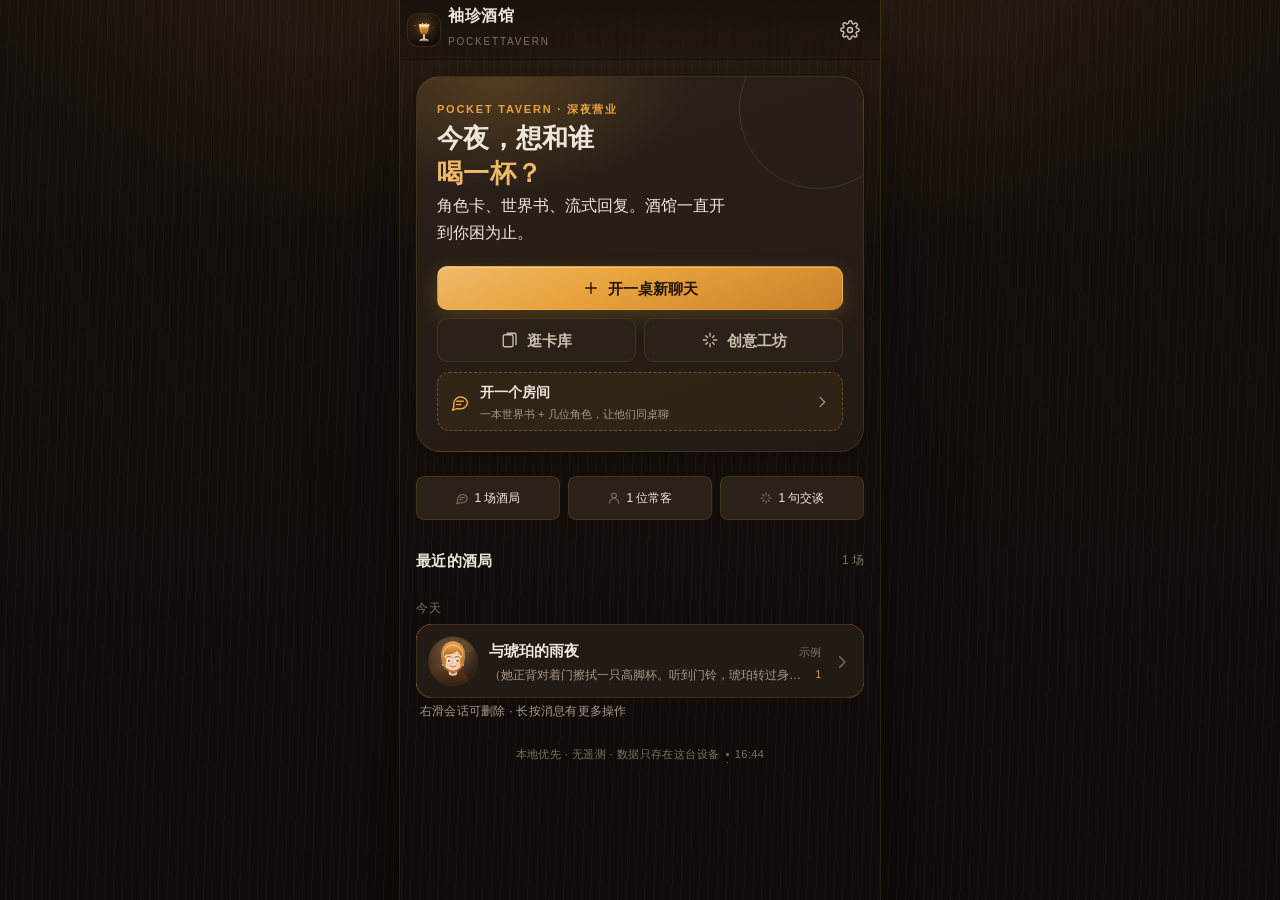
<file: index.html>
<!doctype html>
<html lang="zh-CN" data-theme="dark">
  <head>
    <meta charset="utf-8" />
    <meta name="viewport" content="width=device-width, initial-scale=1, viewport-fit=cover, maximum-scale=1" />
    <title>袖珍酒馆 · PocketTavern</title>
    <meta name="description" content="口袋里的 SillyTavern：角色卡、世界书、流式聊天与插件，全部留在本机。" />
    <meta name="theme-color" content="#17110D" />
    <meta name="color-scheme" content="dark light" />
    <meta name="format-detection" content="telephone=no" />
    <meta name="mobile-web-app-capable" content="yes" />
    <meta name="apple-mobile-web-app-capable" content="yes" />
    <meta name="apple-mobile-web-app-status-bar-style" content="black-translucent" />
    <meta name="apple-mobile-web-app-title" content="袖珍酒馆" />
    <link rel="manifest" href="manifest.webmanifest" />
    <link rel="icon" type="image/png" sizes="32x32" href="icons/favicon-32.png" />
    <link rel="icon" type="image/png" sizes="192x192" href="icons/icon-192.png" />
    <link rel="apple-touch-icon" sizes="180x180" href="icons/apple-touch-icon.png" />
    <link rel="stylesheet" href="src/styles/app.css" />
  </head>
  <body>
    <div id="boot-screen" class="boot-screen" role="status" aria-live="polite">
      <div class="boot-screen__glow" aria-hidden="true"></div>
      <div class="boot-screen__inner">
        <img class="boot-screen__logo" src="icons/logo.svg" alt="" width="132" height="132" />
        <p class="boot-screen__eyebrow">POCKET TAVERN</p>
        <h1 class="boot-screen__title">袖珍酒馆</h1>
        <div class="boot-screen__bar"><span class="boot-screen__fill"></span></div>
        <p class="boot-screen__label">斟酒中…</p>
        <p class="boot-screen__fine">内容只留在这台设备上 · 无遥测</p>
      </div>
    </div>

    <div id="app" class="app-shell">
      <div id="view-root" class="view-root"></div>
      <div id="drawer-root"></div>
      <div id="toast-root" class="toast-host" role="status" aria-live="polite"></div>
      <div id="dice-root"></div>
    </div>

    <noscript>
      <div class="noscript">袖珍酒馆需要 JavaScript 才能开张，请在浏览器里启用它。</div>
    </noscript>
    <script type="module" src="src/main.js"></script>
  </body>
</html>
</file>
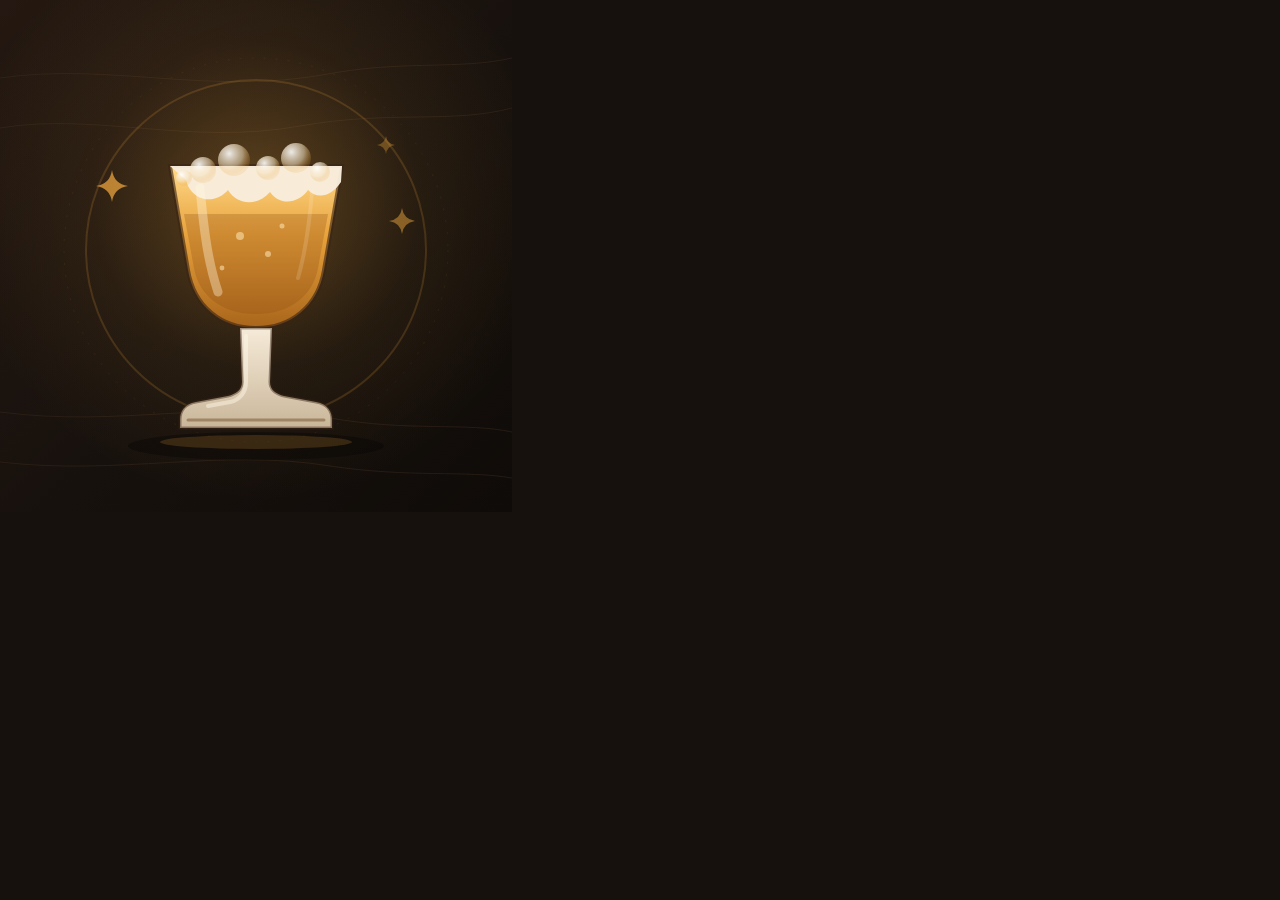
<file: dev/icon.html>
<!doctype html>
<meta charset="utf-8">
<title>icon render</title>
<style>html,body{margin:0;padding:0;background:#17110D}img{display:block;width:512px;height:512px}</style>
<img src="../icons/logo.svg" width="512" height="512" alt="">
</file>
<file: src/styles/app.css>
/* =========================================================================
   袖珍酒馆 PocketTavern — 深夜酒馆
   8pt 栅格 · 44px 触达 · 无横向滚动 · safe-area
   ========================================================================= */

:root {
  --bg: #17110d;
  --bg-deep: #100b08;
  --bg-soft: #1d1611;
  --surface: #221a14;
  --surface-2: #2a2119;
  --surface-3: #33271d;
  --surface-4: #3d2f22;
  --line: rgba(232, 163, 61, 0.14);
  --line-strong: rgba(232, 163, 61, 0.28);
  --text: #efe6da;
  --text-dim: #cbbdac;
  --muted: #a8988a;
  --muted-2: #7f7164;
  --amber: #e8a33d;
  --amber-soft: #f0b969;
  --amber-deep: #c9822a;
  --amber-glow: rgba(232, 163, 61, 0.22);
  --danger: #c94f3d;
  --danger-soft: rgba(201, 79, 61, 0.15);
  --ok: #7fa66a;
  --user-bubble: #3a2c1e;
  --char-bubble: #2a2119;
  --glass: rgba(23, 17, 13, 0.72);
  --glass-strong: rgba(23, 17, 13, 0.92);
  --shadow-1: 0 2px 8px rgba(0, 0, 0, 0.25);
  --shadow-2: 0 12px 40px rgba(0, 0, 0, 0.45);
  --shadow-amber: 0 8px 30px rgba(232, 163, 61, 0.18);
  --radius-sm: 8px;
  --radius: 10px;
  --radius-lg: 16px;
  --radius-xl: 24px;
  --ease-out: cubic-bezier(0.2, 0.8, 0.2, 1);
  --ease-in-out: cubic-bezier(0.65, 0, 0.35, 1);
  --topbar: 56px;
  --safe-top: env(safe-area-inset-top, 0px);
  --safe-bottom: env(safe-area-inset-bottom, 0px);
  --font-ui: -apple-system, BlinkMacSystemFont, "PingFang SC", "MiSans", "Noto Sans CJK SC",
    "Source Han Sans SC", "Microsoft YaHei", "Segoe UI", sans-serif;
  --font-num: ui-monospace, "SF Mono", "Cascadia Mono", "Roboto Mono", monospace;
}

[data-theme="light"] {
  --bg: #f7f0e4;
  --bg-deep: #efe4d2;
  --bg-soft: #fbf6ec;
  --surface: #fffbf4;
  --surface-2: #f5ecdd;
  --surface-3: #ece0ce;
  --surface-4: #e3d4bf;
  --line: rgba(112, 76, 32, 0.14);
  --line-strong: rgba(112, 76, 32, 0.24);
  --text: #2a2018;
  --text-dim: #4b3b2c;
  --muted: #7a6a5b;
  --muted-2: #9b8b7a;
  --amber: #b87418;
  --amber-soft: #d08c2a;
  --amber-deep: #a45f0c;
  --amber-glow: rgba(184, 116, 24, 0.14);
  --danger: #b03c2c;
  --danger-soft: rgba(176, 60, 44, 0.1);
  --ok: #5e8a4c;
  --user-bubble: #f0dcbd;
  --char-bubble: #fffaf1;
  --glass: rgba(251, 246, 236, 0.78);
  --glass-strong: rgba(251, 246, 236, 0.95);
  --shadow-1: 0 2px 8px rgba(78, 55, 28, 0.08);
  --shadow-2: 0 12px 40px rgba(78, 55, 28, 0.16);
  --shadow-amber: 0 8px 30px rgba(184, 116, 24, 0.16);
}

*,
*::before,
*::after {
  box-sizing: border-box;
}

html {
  height: 100%;
  -webkit-text-size-adjust: 100%;
  text-size-adjust: 100%;
}

body {
  margin: 0;
  min-height: 100%;
  background: var(--bg-deep);
  color: var(--text);
  font-family: var(--font-ui);
  font-size: 16px;
  line-height: 1.7;
  -webkit-font-smoothing: antialiased;
  -moz-osx-font-smoothing: grayscale;
  overscroll-behavior: none;
  overflow: hidden;
}

body::before {
  content: "";
  position: fixed;
  inset: 0;
  z-index: -1;
  pointer-events: none;
  background:
    radial-gradient(1200px 600px at 50% -10%, rgba(232, 163, 61, 0.12), transparent 60%),
    repeating-linear-gradient(92deg, rgba(255, 255, 255, 0.018) 0 1px, transparent 1px 9px),
    repeating-linear-gradient(88deg, rgba(0, 0, 0, 0.12) 0 1px, transparent 1px 17px),
    linear-gradient(180deg, var(--bg) 0%, var(--bg-deep) 100%);
}

[data-theme="light"] body::before {
  background:
    radial-gradient(1200px 600px at 50% -10%, rgba(184, 116, 24, 0.1), transparent 60%),
    repeating-linear-gradient(92deg, rgba(120, 85, 40, 0.035) 0 1px, transparent 1px 9px),
    repeating-linear-gradient(88deg, rgba(255, 255, 255, 0.4) 0 1px, transparent 1px 17px),
    linear-gradient(180deg, var(--bg) 0%, var(--bg-deep) 100%);
}

img,
svg {
  display: block;
  max-width: 100%;
}

button,
input,
textarea,
select {
  font: inherit;
  color: inherit;
}

button {
  border: 0;
  background: none;
  cursor: pointer;
  -webkit-tap-highlight-color: transparent;
  touch-action: manipulation;
}

button:disabled {
  cursor: default;
  opacity: 0.45;
}

a {
  color: var(--amber);
}

h1,
h2,
h3,
h4,
p {
  margin: 0;
}

ul {
  margin: 0;
  padding: 0;
  list-style: none;
}

::selection {
  background: var(--amber-glow);
  color: var(--text);
}

:focus-visible {
  outline: 2px solid var(--amber);
  outline-offset: 2px;
}

/* 滚动条：细、低调，不挤压布局 */
* {
  scrollbar-width: thin;
  scrollbar-color: var(--surface-4) transparent;
}
*::-webkit-scrollbar {
  width: 4px;
  height: 4px;
}
*::-webkit-scrollbar-thumb {
  background: var(--surface-4);
  border-radius: 4px;
}

.hidden,
[hidden] {
  display: none !important;
}

.sr-only {
  position: absolute;
  width: 1px;
  height: 1px;
  padding: 0;
  margin: -1px;
  overflow: hidden;
  clip: rect(0 0 0 0);
  white-space: nowrap;
  border: 0;
}

/* =========================================================================
   壳
   ========================================================================= */

#app.app-shell {
  position: relative;
  display: flex;
  flex-direction: column;
  width: 100%;
  max-width: 480px;
  height: 100dvh;
  min-height: 100%;
  margin: 0 auto;
  overflow: hidden;
  background: transparent;
}

@media (min-width: 520px) {
  #app.app-shell {
    box-shadow: 0 0 0 1px var(--line), 0 30px 80px rgba(0, 0, 0, 0.45);
  }
}

.view-root {
  position: relative;
  flex: 1;
  min-height: 0;
  display: flex;
  flex-direction: column;
  overflow: hidden;
}

.view {
  position: relative;
  flex: 1;
  min-height: 0;
  display: flex;
  flex-direction: column;
}

@media (prefers-reduced-motion: reduce) {
  *,
  *::before,
  *::after {
    animation-duration: 0.01ms !important;
    animation-iteration-count: 1 !important;
    transition-duration: 0.01ms !important;
    scroll-behavior: auto !important;
  }
}

/* =========================================================================
   通用元件
   ========================================================================= */

.eyebrow {
  display: block;
  font-size: 11px;
  line-height: 16px;
  letter-spacing: 0.16em;
  text-transform: uppercase;
  color: var(--amber);
  font-weight: 600;
}

.muted {
  color: var(--muted);
}

.small {
  font-size: 13px;
  line-height: 1.6;
}

.group-label {
  margin: 24px 0 8px;
  font-size: 12px;
  line-height: 16px;
  letter-spacing: 0.12em;
  text-transform: uppercase;
  color: var(--muted-2);
}

.page-hint {
  margin: 0 0 16px;
  color: var(--muted);
  font-size: 13px;
  line-height: 1.7;
}

.btn {
  position: relative;
  display: inline-flex;
  align-items: center;
  justify-content: center;
  gap: 8px;
  min-height: 44px;
  padding: 0 18px;
  border-radius: var(--radius);
  border: 1px solid transparent;
  font-size: 15px;
  font-weight: 600;
  line-height: 1;
  text-align: center;
  transition: transform 160ms var(--ease-out), background-color 160ms, opacity 160ms;
  user-select: none;
}

.btn:active {
  transform: scale(0.97);
}

.btn--primary {
  color: #221607;
  background: linear-gradient(160deg, var(--amber-soft) 0%, var(--amber) 42%, var(--amber-deep) 100%);
  box-shadow: 0 6px 20px rgba(232, 163, 61, 0.22), inset 0 1px 0 rgba(255, 255, 255, 0.3);
}

[data-theme="light"] .btn--primary {
  color: #fffaf1;
}

.btn--ghost {
  color: var(--text-dim);
  background: var(--surface-2);
  border-color: var(--line);
}

.btn--danger {
  color: #fff;
  background: var(--danger);
}

.btn--block {
  display: flex;
  width: 100%;
}

.btn--small {
  min-height: 44px;
  padding: 0 12px;
  font-size: 13px;
}

.btn-row {
  display: flex;
  flex-wrap: wrap;
  gap: 8px;
}

.text-btn {
  min-height: 44px;
  min-width: 44px;
  padding: 0 4px;
  color: var(--amber);
  font-size: 14px;
  font-weight: 600;
}

.text-btn--danger {
  color: var(--danger);
}

.icon-btn {
  display: inline-flex;
  align-items: center;
  justify-content: center;
  width: 44px;
  height: 44px;
  flex: 0 0 44px;
  border-radius: 50%;
  color: var(--text-dim);
  transition: background-color 160ms, color 160ms, transform 120ms;
}

.icon-btn:active {
  transform: scale(0.92);
  background: var(--surface-3);
}

.icon-btn--accent {
  color: var(--amber);
}

.icon-btn--danger {
  color: var(--danger);
}

.icon {
  display: inline-block;
  vertical-align: middle;
  flex: none;
}

.avatar {
  width: 48px;
  height: 48px;
  flex: none;
  border-radius: 50%;
  object-fit: cover;
  background: var(--surface-3);
  box-shadow: 0 0 0 1px var(--line);
}

.avatar--32 {
  width: 32px;
  height: 32px;
}
.avatar--48 {
  width: 48px;
  height: 48px;
}
.avatar--56 {
  width: 56px;
  height: 56px;
}
.avatar--88 {
  width: 88px;
  height: 88px;
}

.logo-mark {
  display: block;
  filter: drop-shadow(0 8px 22px rgba(232, 163, 61, 0.25));
}

.tag {
  display: inline-flex;
  align-items: center;
  min-height: 24px;
  padding: 0 8px;
  border-radius: 6px;
  border: 1px solid var(--line);
  background: var(--surface-2);
  color: var(--muted);
  font-size: 11px;
  line-height: 22px;
  white-space: nowrap;
}

.mini-tag {
  display: inline-flex;
  align-items: center;
  height: 20px;
  padding: 0 6px;
  border-radius: 4px;
  background: var(--surface-3);
  color: var(--muted);
  font-size: 10px;
  letter-spacing: 0.04em;
  white-space: nowrap;
}
.mini-tag--amber {
  background: var(--amber-glow);
  color: var(--amber-soft);
}
.mini-tag--danger {
  background: var(--danger-soft);
  color: var(--danger);
}
.mini-tag--on {
  background: rgba(127, 166, 106, 0.16);
  color: var(--ok);
}

/* =========================================================================
   启动屏
   ========================================================================= */

.boot-screen {
  position: fixed;
  inset: 0;
  z-index: 900;
  display: flex;
  align-items: center;
  justify-content: center;
  padding: calc(32px + var(--safe-top)) 24px calc(32px + var(--safe-bottom));
  background:
    radial-gradient(420px 300px at 50% 34%, rgba(232, 163, 61, 0.16), transparent 70%),
    linear-gradient(180deg, #1b130e 0%, #120d09 100%);
  overflow: hidden;
  transition: opacity 420ms var(--ease-out), transform 420ms var(--ease-out);
}

.boot-screen__glow {
  position: absolute;
  top: 22%;
  left: 50%;
  width: 260px;
  height: 260px;
  transform: translate(-50%, -50%);
  border-radius: 50%;
  border: 1px solid rgba(232, 163, 61, 0.18);
  box-shadow: 0 0 80px rgba(232, 163, 61, 0.14) inset, 0 0 80px rgba(232, 163, 61, 0.08);
  animation: halo 4s ease-in-out infinite;
}

.boot-screen__inner {
  position: relative;
  width: min(320px, 100%);
  display: flex;
  flex-direction: column;
  align-items: center;
  text-align: center;
}

.boot-screen__logo {
  width: 132px;
  height: 132px;
  animation: logo-in 700ms var(--ease-out) both, logo-float 5s 700ms ease-in-out infinite;
  filter: drop-shadow(0 18px 40px rgba(232, 163, 61, 0.28));
}

.boot-screen__eyebrow {
  margin-top: 24px;
  font-size: 10px;
  letter-spacing: 0.42em;
  color: var(--amber);
  opacity: 0.9;
}

.boot-screen__title {
  margin-top: 4px;
  font-size: 30px;
  line-height: 1.3;
  font-weight: 700;
  letter-spacing: 0.08em;
  color: #f4e9d8;
}

.boot-screen__bar {
  width: 100%;
  height: 3px;
  margin-top: 32px;
  border-radius: 2px;
  background: rgba(255, 255, 255, 0.08);
  overflow: hidden;
}

.boot-screen__fill {
  display: block;
  width: 4%;
  height: 100%;
  border-radius: 2px;
  background: linear-gradient(90deg, var(--amber-deep), var(--amber-soft));
  box-shadow: 0 0 12px var(--amber);
  transition: width 400ms var(--ease-out);
}

.boot-screen__label {
  margin-top: 12px;
  min-height: 24px;
  color: #b8a693;
  font-size: 13px;
  letter-spacing: 0.06em;
}

.boot-screen__fine {
  margin-top: 8px;
  color: #6f6255;
  font-size: 11px;
  line-height: 1.6;
}

.boot-screen__retry {
  margin-top: 24px;
}

.boot-screen.is-leaving {
  opacity: 0;
  transform: scale(1.02);
  pointer-events: none;
}

.boot-screen.is-error .boot-screen__logo {
  animation: none;
  filter: grayscale(0.6) drop-shadow(0 0 24px rgba(201, 79, 61, 0.3));
}

@keyframes halo {
  0%,
  100% {
    opacity: 0.55;
    transform: translate(-50%, -50%) scale(1);
  }
  50% {
    opacity: 1;
    transform: translate(-50%, -50%) scale(1.06);
  }
}

@keyframes logo-in {
  from {
    opacity: 0;
    transform: translateY(12px) scale(0.94);
  }
  to {
    opacity: 1;
    transform: none;
  }
}

@keyframes logo-float {
  0%,
  100% {
    transform: translateY(0);
  }
  50% {
    transform: translateY(-6px);
  }
}

/* =========================================================================
   顶栏
   ========================================================================= */

.topbar,
.chat-topbar {
  position: relative;
  z-index: 20;
  display: flex;
  align-items: center;
  gap: 4px;
  flex: none;
  height: calc(var(--topbar) + var(--safe-top));
  padding: var(--safe-top) 8px 0;
  background: var(--glass);
  -webkit-backdrop-filter: blur(12px) saturate(1.25);
  backdrop-filter: blur(12px) saturate(1.25);
  border-bottom: 1px solid var(--line);
}

.topbar__lead {
  display: flex;
  align-items: center;
  gap: 8px;
  min-width: 0;
  flex: 1;
}

.topbar__lead--tight {
  gap: 4px;
}

.topbar__brand {
  display: flex;
  align-items: center;
  gap: 8px;
  min-width: 0;
}

.logo-wrap {
  width: 32px;
  height: 32px;
  flex: none;
  border-radius: 10px;
  overflow: hidden;
  background: var(--surface-2);
  box-shadow: 0 0 0 1px var(--line);
}

.logo-wrap img {
  width: 100%;
  height: 100%;
  object-fit: cover;
}

.brand-text {
  min-width: 0;
}

.brand-title {
  font-size: 16px;
  font-weight: 700;
  line-height: 1.25;
  letter-spacing: 0.04em;
  white-space: nowrap;
}

.brand-sub {
  font-size: 10px;
  letter-spacing: 0.18em;
  text-transform: uppercase;
  color: var(--muted-2);
  line-height: 1.4;
}

.topbar__title {
  flex: 1;
  min-width: 0;
  font-size: 17px;
  font-weight: 700;
  line-height: 1.3;
  white-space: nowrap;
  overflow: hidden;
  text-overflow: ellipsis;
  padding-left: 4px;
}

.topbar__title--small {
  font-size: 15px;
}

.topbar__sub {
  font-size: 11px;
  color: var(--muted);
  line-height: 1.4;
}

.topbar__actions {
  display: flex;
  align-items: center;
  gap: 0;
  margin-left: auto;
}

.topbar--home {
  background: linear-gradient(180deg, rgba(23, 17, 13, 0.9), rgba(23, 17, 13, 0.35));
  border-bottom-color: transparent;
  -webkit-backdrop-filter: none;
  backdrop-filter: none;
}

[data-theme="light"] .topbar--home {
  background: linear-gradient(180deg, rgba(247, 240, 228, 0.94), rgba(247, 240, 228, 0.4));
}

/* =========================================================================
   主页
   ========================================================================= */

.home-view {
  overflow: hidden;
}

.home-scroll {
  flex: 1;
  min-height: 0;
  overflow-y: auto;
  overflow-x: hidden;
  padding: 8px 16px calc(32px + var(--safe-bottom));
  -webkit-overflow-scrolling: touch;
}

.home-hero {
  position: relative;
  margin: 8px 0 24px;
  padding: 24px 20px 20px;
  border-radius: var(--radius-xl);
  background:
    radial-gradient(280px 160px at 18% 0%, var(--amber-glow), transparent 70%),
    linear-gradient(160deg, var(--surface-2), var(--surface));
  border: 1px solid var(--line);
  box-shadow: var(--shadow-1);
  overflow: hidden;
}

.hero-glow {
  position: absolute;
  top: -48px;
  right: -36px;
  width: 160px;
  height: 160px;
  border-radius: 50%;
  border: 1px solid var(--line-strong);
  opacity: 0.6;
  pointer-events: none;
}

.hero-copy {
  position: relative;
  max-width: 300px;
}

.hero-title {
  margin-top: 4px;
  font-size: 26px;
  line-height: 1.36;
  font-weight: 700;
  letter-spacing: 0.01em;
}

.hero-title em {
  font-style: normal;
  color: var(--amber-soft);
}

.hero-copy .small {
  margin-top: 8px;
  color: var(--muted);
}

.hero-actions {
  display: grid;
  grid-template-columns: repeat(2, minmax(0, 1fr));
  gap: 8px;
  margin-top: 20px;
}

.hero-actions .btn--primary {
  grid-column: 1 / -1;
}

.hero-actions .btn {
  white-space: nowrap;
}

@media (max-width: 340px) {
  .hero-actions .btn {
    gap: 6px;
    padding-left: 8px;
    padding-right: 8px;
  }
}

.home-room-cta {
  display: flex;
  align-items: center;
  gap: 10px;
  width: 100%;
  min-height: 52px;
  margin-top: 10px;
  padding: 8px 12px;
  border: 1px dashed rgba(232, 163, 61, 0.34);
  border-radius: 12px;
  background: rgba(232, 163, 61, 0.06);
  color: var(--text);
  text-align: left;
  cursor: pointer;
}

.home-room-cta:active {
  transform: scale(0.99);
}

.home-room-cta__icon {
  display: flex;
  flex: 0 0 auto;
  color: var(--amber);
}

.home-room-cta__text {
  display: flex;
  flex-direction: column;
  gap: 2px;
  min-width: 0;
  flex: 1;
}

.home-room-cta__text strong {
  font-size: 14px;
  font-weight: 600;
}

.home-room-cta__text small {
  font-size: 11px;
  line-height: 1.4;
  color: var(--muted);
}

.home-room-cta__arrow {
  flex: 0 0 auto;
  color: var(--muted);
}

.chat-row__top .mini-tag {
  margin-right: 4px;
}

.home-stats {
  display: grid;
  grid-template-columns: repeat(3, 1fr);
  gap: 8px;
  margin-bottom: 24px;
}

.home-stats .stat-chip {
  display: flex;
  align-items: center;
  justify-content: center;
  gap: 5px;
  min-height: 44px;
  padding: 10px 6px;
  font-size: 12px;
  line-height: 1.25;
  white-space: nowrap;
  font-variant-numeric: tabular-nums;
  overflow: hidden;
}

.home-stats .stat-chip .icon {
  flex: none;
}

@media (max-width: 340px) {
  .home-stats .stat-chip .icon {
    display: none;
  }
}

.stat-box {
  padding: 12px;
  border-radius: var(--radius);
  background: var(--surface);
  border: 1px solid var(--line);
  text-align: center;
}

.stat-box strong {
  display: block;
  font-family: var(--font-num);
  font-variant-numeric: tabular-nums;
  font-size: 20px;
  line-height: 1.3;
  color: var(--amber-soft);
}

.stat-box span {
  display: block;
  margin-top: 2px;
  font-size: 11px;
  color: var(--muted-2);
  letter-spacing: 0.08em;
}

.home-section {
  margin-bottom: 24px;
}

.section-head {
  display: flex;
  align-items: center;
  justify-content: space-between;
  gap: 8px;
  margin-bottom: 8px;
  min-height: 32px;
}

.section-title {
  font-size: 15px;
  font-weight: 700;
  letter-spacing: 0.02em;
}

.section-meta {
  font-size: 12px;
  color: var(--muted-2);
  font-variant-numeric: tabular-nums;
}

/* 会话列表 */
.chat-list {
  display: flex;
  flex-direction: column;
  gap: 8px;
}

.swipe-hint {
  margin: 4px 4px 0;
  font-size: 12px;
  line-height: 1.6;
  color: var(--muted);
  letter-spacing: 0.02em;
}

.chat-row {
  position: relative;
  border-radius: var(--radius-lg);
  overflow: hidden;
  background: var(--danger);
  touch-action: pan-y;
}

.chat-row__delete {
  position: absolute;
  top: 0;
  left: 0;
  bottom: 0;
  width: 96px;
  display: flex;
  align-items: center;
  justify-content: center;
  gap: 4px;
  color: #fff;
  font-size: 13px;
  font-weight: 600;
  background: var(--danger);
}

.chat-row__surface {
  position: relative;
  z-index: 1;
  display: flex;
  align-items: center;
  gap: 12px;
  min-height: 72px;
  padding: 12px;
  background: var(--surface);
  border: 1px solid var(--line);
  border-radius: var(--radius-lg);
  transition: transform 220ms var(--ease-out), background-color 160ms;
  will-change: transform;
}

.chat-row.is-swiped .chat-row__surface {
  transform: translateX(-96px);
}

.chat-row__main {
  flex: 1;
  min-width: 0;
}

.chat-row__top {
  display: flex;
  align-items: baseline;
  gap: 8px;
}

.chat-row__name {
  flex: 1;
  min-width: 0;
  font-size: 15px;
  font-weight: 700;
  white-space: nowrap;
  overflow: hidden;
  text-overflow: ellipsis;
}

.chat-row__time {
  flex: none;
  color: var(--muted-2);
  font-size: 11px;
  font-variant-numeric: tabular-nums;
}

.chat-row__bottom {
  display: flex;
  align-items: center;
  gap: 6px;
  margin-top: 2px;
}

.chat-row__preview {
  flex: 1;
  min-width: 0;
  color: var(--muted);
  font-size: 12px;
  line-height: 1.5;
  white-space: nowrap;
  overflow: hidden;
  text-overflow: ellipsis;
}

.chat-row__count {
  flex: none;
  color: var(--amber);
  font-size: 10px;
  font-variant-numeric: tabular-nums;
}

.chat-row__star {
  color: var(--amber);
}

.chat-row__chevron {
  flex: none;
  color: var(--muted-2);
}

.chat-row__avatar {
  flex: none;
}

.empty-block {
  display: flex;
  flex-direction: column;
  align-items: center;
  text-align: center;
  gap: 8px;
  padding: 32px 20px;
  border-radius: var(--radius-lg);
  border: 1px dashed var(--line-strong);
  background: rgba(255, 255, 255, 0.015);
  color: var(--muted);
}

.empty-block__icon {
  display: flex;
  align-items: center;
  justify-content: center;
  width: 56px;
  height: 56px;
  border-radius: 50%;
  color: var(--amber);
  background: var(--amber-glow);
  margin-bottom: 4px;
}

.empty-block strong {
  color: var(--text-dim);
  font-size: 15px;
}

.empty-block p {
  max-width: 280px;
  font-size: 13px;
  line-height: 1.7;
}

.empty-block__actions {
  display: flex;
  flex-wrap: wrap;
  justify-content: center;
  gap: 8px;
  margin-top: 8px;
}

.empty-block--compact {
  padding: 20px 16px;
}

.home-foot {
  display: flex;
  align-items: center;
  justify-content: center;
  gap: 6px;
  padding: 24px 0 8px;
  color: var(--muted-2);
  font-size: 11px;
  letter-spacing: 0.04em;
}

.home-foot__dot {
  width: 3px;
  height: 3px;
  border-radius: 50%;
  background: var(--muted-2);
}

/* =========================================================================
   卡库
   ========================================================================= */

.cards-view,
.world-view,
.settings-view {
  overflow: hidden;
}

.cards-scroll,
.world-scroll {
  flex: 1;
  min-height: 0;
  overflow-y: auto;
  overflow-x: hidden;
  padding: 8px 16px calc(32px + var(--safe-bottom));
  -webkit-overflow-scrolling: touch;
}

.search-wrap {
  position: relative;
  display: flex;
  align-items: center;
  gap: 8px;
  min-height: 44px;
  padding: 0 12px;
  margin-bottom: 8px;
  border-radius: var(--radius);
  border: 1px solid var(--line);
  background: var(--surface);
  color: var(--muted);
}

.search-input {
  flex: 1;
  min-width: 0;
  height: 42px;
  padding: 0;
  border: 0;
  outline: 0;
  background: transparent;
  color: var(--text);
  font-size: 15px;
}

.search-input::placeholder {
  color: var(--muted-2);
}

.tag-bar {
  display: flex;
  gap: 8px;
  overflow-x: auto;
  overflow-y: hidden;
  padding: 4px 0 8px;
  margin: 0 -16px;
  padding-left: 16px;
  padding-right: 16px;
  scrollbar-width: none;
}

.tag-bar::-webkit-scrollbar {
  display: none;
}

@media (max-width: 340px) {
  .tag-bar {
    flex-wrap: wrap;
    overflow-x: visible;
    gap: 6px;
  }

  .tag-bar .tag-chip {
    padding: 0 10px;
  }
}

.tag-chip {
  flex: none;
  min-height: 44px;
  padding: 0 14px;
  border-radius: 22px;
  border: 1px solid var(--line);
  background: var(--surface);
  color: var(--muted);
  font-size: 12px;
  line-height: 42px;
  white-space: nowrap;
}

.tag-chip.is-on,
.tag-chip.is-active {
  color: #221607;
  background: var(--amber);
  border-color: var(--amber);
  font-weight: 600;
}

[data-theme="light"] .tag-chip.is-on,
[data-theme="light"] .tag-chip.is-active {
  color: #fffaf1;
}

.tag-row {
  display: flex;
  flex-wrap: wrap;
  gap: 4px;
  margin-top: 6px;
}

.tag-row--small {
  margin-top: 4px;
}

.card-grid {
  display: grid;
  grid-template-columns: repeat(2, minmax(0, 1fr));
  gap: 12px;
}

.card-tile {
  position: relative;
  display: flex;
  flex-direction: column;
  min-width: 0;
  padding: 16px 12px 12px;
  border-radius: var(--radius-lg);
  border: 1px solid var(--line);
  background:
    radial-gradient(180px 100px at 50% 0%, rgba(232, 163, 61, 0.08), transparent 70%),
    var(--surface);
  text-align: center;
  transition: transform 160ms var(--ease-out), border-color 160ms;
}

.card-tile:active {
  transform: scale(0.98);
  border-color: var(--line-strong);
}

.card-tile__avatar {
  margin: 0 auto 8px;
}

.card-tile__name {
  font-size: 15px;
  font-weight: 700;
  line-height: 1.4;
  white-space: nowrap;
  overflow: hidden;
  text-overflow: ellipsis;
}

.card-tile__author {
  margin-top: 1px;
  color: var(--muted-2);
  font-size: 11px;
  white-space: nowrap;
  overflow: hidden;
  text-overflow: ellipsis;
}

.card-tile__desc {
  display: -webkit-box;
  -webkit-line-clamp: 3;
  -webkit-box-orient: vertical;
  overflow: hidden;
  margin-top: 8px;
  color: var(--muted);
  font-size: 12px;
  line-height: 1.6;
  min-height: 57px;
}

.card-list {
  display: flex;
  flex-direction: column;
  gap: 8px;
}

.card-row {
  display: flex;
  align-items: center;
  gap: 12px;
  min-height: 80px;
  padding: 12px;
  border-radius: var(--radius-lg);
  border: 1px solid var(--line);
  background: var(--surface);
}

.card-row__main {
  flex: 1;
  min-width: 0;
}

.card-row__top {
  display: flex;
  align-items: baseline;
  gap: 8px;
}

.card-row__top strong {
  font-size: 15px;
  white-space: nowrap;
  overflow: hidden;
  text-overflow: ellipsis;
}

.card-row__author {
  flex: none;
  color: var(--muted-2);
  font-size: 11px;
}

.card-row__desc {
  margin-top: 2px;
  color: var(--muted);
  font-size: 12px;
  line-height: 1.5;
  white-space: nowrap;
  overflow: hidden;
  text-overflow: ellipsis;
}

.card-row__chevron {
  flex: none;
  color: var(--muted-2);
}

.card-section {
  margin-top: 16px;
}

.card-detail {
  display: flex;
  flex-direction: column;
  gap: 12px;
}

.card-detail__top {
  display: flex;
  align-items: center;
  gap: 16px;
}

.card-detail__name {
  font-size: 20px;
  line-height: 1.35;
  font-weight: 700;
}

.card-detail__meta {
  margin-top: 2px;
  color: var(--muted);
  font-size: 12px;
}

.card-detail__stamp {
  display: inline-flex;
  align-items: center;
  gap: 4px;
  margin-top: 6px;
  color: var(--muted-2);
  font-size: 10px;
}

.card-detail__desc {
  padding: 12px;
  border-radius: var(--radius);
  background: var(--surface-2);
  border: 1px solid var(--line);
  color: var(--text-dim);
  font-size: 14px;
  line-height: 1.75;
  white-space: pre-wrap;
  overflow-wrap: anywhere;
  max-height: 40vh;
  overflow-y: auto;
}

.card-detail__tools {
  display: flex;
  flex-wrap: wrap;
  gap: 8px;
}

.card-editor {
  display: flex;
  flex-direction: column;
  gap: 16px;
}

.card-editor__avatar {
  display: flex;
  flex-direction: column;
  align-items: center;
  gap: 8px;
}

.card-book {
  border: 1px solid var(--line);
  border-radius: 10px;
  padding: 10px 12px;
  background: var(--surface-2);
}

.card-book > summary {
  display: flex;
  align-items: center;
  justify-content: space-between;
  gap: 8px;
  min-height: 44px;
  cursor: pointer;
  font-size: 14px;
  font-weight: 600;
  color: var(--text);
  list-style: none;
}

.card-book > summary::-webkit-details-marker {
  display: none;
}

.card-book > summary::before {
  content: '+';
  color: var(--amber);
  font-family: var(--font-num);
  margin-right: 6px;
}

.card-book[open] > summary::before {
  content: '−';
}

.card-book > summary .muted {
  margin-left: auto;
}

.card-book__rows {
  display: flex;
  flex-direction: column;
  gap: 8px;
  margin: 8px 0;
}

.card-book__row {
  display: grid;
  grid-template-columns: minmax(0, 1fr) 44px;
  gap: 6px 8px;
  align-items: start;
  padding: 8px;
  border: 1px solid var(--line);
  border-radius: 8px;
  background: var(--surface);
}

.card-book__row .field:first-child {
  grid-column: 1 / 2;
}

.card-book__row textarea.field {
  grid-column: 1 / 2;
}

.card-book__row .icon-btn {
  grid-column: 2 / 3;
  grid-row: 1 / 3;
  align-self: center;
}

/* =========================================================================
   世界书
   ========================================================================= */

.world-list {
  display: flex;
  flex-direction: column;
  gap: 8px;
}

.world-card {
  display: flex;
  align-items: center;
  gap: 4px;
  padding: 8px 8px 8px 12px;
  border-radius: var(--radius-lg);
  border: 1px solid var(--line);
  background: var(--surface);
}

.world-card__main {
  display: flex;
  align-items: center;
  gap: 12px;
  flex: 1;
  min-width: 0;
  min-height: 56px;
  padding: 4px 0;
  border: 0;
  background: none;
  color: inherit;
  text-align: left;
  cursor: pointer;
}

.world-card__icon {
  display: flex;
  align-items: center;
  justify-content: center;
  flex: none;
  width: 40px;
  height: 40px;
  border-radius: 10px;
  color: var(--amber);
  background: var(--amber-glow);
}

.world-card__name {
  font-size: 15px;
  font-weight: 700;
  line-height: 1.4;
  white-space: nowrap;
  overflow: hidden;
  text-overflow: ellipsis;
}

.world-card__meta {
  margin-top: 2px;
  color: var(--muted-2);
  font-size: 11px;
  font-variant-numeric: tabular-nums;
}

.world-card__text {
  display: flex;
  flex-direction: column;
  flex: 1;
  min-width: 0;
  overflow: hidden;
}

.world-detail {
  padding: 12px;
  border-radius: var(--radius-lg);
  border: 1px solid var(--line);
  background: var(--surface);
}

.world-detail__head {
  display: flex;
  align-items: center;
  justify-content: space-between;
  gap: 8px;
}

.world-detail__desc {
  margin-top: 4px;
  color: var(--muted);
  font-size: 13px;
  line-height: 1.7;
}

.world-detail__copy {
  margin-top: 8px;
  color: var(--muted-2);
  font-size: 11px;
}

.world-detail__toggle {
  flex: none;
}

.entry-list {
  display: flex;
  flex-direction: column;
  gap: 8px;
  margin-top: 12px;
}

.entry-row {
  display: flex;
  align-items: flex-start;
  gap: 8px;
  min-height: 56px;
  padding: 12px;
  border-radius: var(--radius);
  border: 1px solid var(--line);
  background: var(--surface-2);
}

.entry-row__main {
  flex: 1;
  min-width: 0;
}

.entry-row__top {
  display: flex;
  align-items: flex-start;
  gap: 8px;
}

.entry-row__title {
  flex: 1;
  min-width: 0;
  font-size: 14px;
  font-weight: 600;
  line-height: 1.45;
  white-space: nowrap;
  overflow: hidden;
  text-overflow: ellipsis;
}

.entry-row__keys {
  margin-top: 2px;
  color: var(--amber);
  font-size: 11px;
  line-height: 1.6;
  overflow-wrap: anywhere;
}

.entry-row__preview {
  margin-top: 4px;
  color: var(--muted);
  font-size: 12px;
  line-height: 1.6;
  display: -webkit-box;
  -webkit-line-clamp: 2;
  -webkit-box-orient: vertical;
  overflow: hidden;
}

.entry-row__side {
  display: flex;
  flex-direction: column;
  align-items: flex-end;
  gap: 4px;
  flex: none;
}

.entry-row__pos {
  color: var(--muted-2);
  font-size: 10px;
  white-space: nowrap;
}

.entry-row__chevron {
  color: var(--muted-2);
}

.entry-editor {
  display: flex;
  flex-direction: column;
  gap: 16px;
}

.entry-editor__delete {
  margin-top: 8px;
}

/* =========================================================================
   表单
   ========================================================================= */

.field {
  display: flex;
  flex-direction: column;
  gap: 6px;
  min-width: 0;
}

.field--tall {
  grid-column: 1 / -1;
}

.field-grid {
  display: grid;
  grid-template-columns: repeat(2, minmax(0, 1fr));
  gap: 12px;
}

.field-group {
  display: flex;
  flex-direction: column;
  gap: 6px;
  min-width: 0;
}

.field-label,
.field-label-row {
  display: flex;
  align-items: center;
  justify-content: space-between;
  gap: 8px;
  color: var(--muted);
  font-size: 12px;
  line-height: 1.5;
  letter-spacing: 0.02em;
}

.field-help {
  color: var(--muted-2);
  font-size: 11px;
  line-height: 1.6;
}

input.field,
textarea.field,
select.field {
  display: block;
}

input.field,
textarea.field,
select.field,
.field input[type="text"],
.field input[type="password"],
.field input[type="number"],
.field input[type="url"],
.field input[type="search"],
.field textarea,
.field select,
.select,
.dialog-form input,
.dialog-form textarea,
.quickreply-editor input,
.quickreply-editor textarea,
.entry-editor input,
.entry-editor textarea,
.entry-editor select {
  width: 100%;
  min-height: 44px;
  padding: 10px 12px;
  border-radius: var(--radius);
  border: 1px solid var(--line);
  outline: 0;
  background: var(--surface-2);
  color: var(--text);
  font-size: 15px;
  line-height: 1.5;
  transition: border-color 160ms, box-shadow 160ms;
  -webkit-appearance: none;
  appearance: none;
}

.field textarea,
textarea.field,
.dialog-form textarea,
.entry-editor textarea,
.quickreply-editor textarea {
  min-height: 96px;
  resize: vertical;
  line-height: 1.7;
}

.field--area textarea,
textarea.field--area {
  min-height: 128px;
}

.field input:focus,
.field textarea:focus,
.field select:focus,
input.field:focus,
textarea.field:focus,
select.field:focus,
.entry-editor input:focus,
.entry-editor textarea:focus,
.entry-editor select:focus,
.dialog-form input:focus,
.dialog-form textarea:focus {
  border-color: var(--amber);
  box-shadow: 0 0 0 3px var(--amber-glow);
}

.field input::placeholder,
.field textarea::placeholder,
input.field::placeholder,
textarea.field::placeholder,
.entry-editor input::placeholder,
.entry-editor textarea::placeholder {
  color: var(--muted-2);
}

.field--num input,
input.field--num {
  font-family: var(--font-num);
  font-variant-numeric: tabular-nums;
}

.select {
  padding-right: 36px;
  background-image:
    linear-gradient(45deg, transparent 50%, var(--muted) 50%),
    linear-gradient(135deg, var(--muted) 50%, transparent 50%);
  background-position:
    calc(100% - 18px) 50%,
    calc(100% - 13px) 50%;
  background-size: 5px 5px, 5px 5px;
  background-repeat: no-repeat;
}

.input-with-btn {
  display: flex;
  align-items: stretch;
  gap: 8px;
}

.input-with-btn input {
  flex: 1;
  min-width: 0;
}

.input-with-btn .btn {
  flex: none;
  min-width: 44px;
  padding: 0 12px;
}

.input-with-btn--stack {
  flex-wrap: wrap;
}

.input-with-btn--stack .btn {
  flex: 1 1 auto;
}

/* 开关：视觉轨道 48×28，点击区 48×44。checkbox 与 button 两种实现共用。 */
.switch {
  position: relative;
  display: inline-flex;
  align-items: center;
  flex: none;
  width: 48px;
  height: 44px;
  padding: 0;
  border: 0;
  background: transparent;
  cursor: pointer;
}

.switch::before {
  content: '';
  position: absolute;
  left: 0;
  top: 8px;
  width: 48px;
  height: 28px;
  box-sizing: border-box;
  border-radius: 14px;
  border: 1px solid var(--line);
  background: var(--surface-4);
  transition: background-color 200ms, border-color 200ms;
}

.switch-input {
  position: absolute;
  inset: 0;
  width: 100%;
  height: 100%;
  opacity: 0;
  margin: 0;
  cursor: pointer;
  z-index: 2;
}

.switch__knob {
  position: absolute;
  left: 2px;
  top: 11px;
  display: block;
  width: 22px;
  height: 22px;
  border-radius: 50%;
  background: var(--muted);
  transform: translateX(0);
  transition: transform 200ms var(--ease-out), background-color 200ms;
  pointer-events: none;
  z-index: 1;
}

.switch:has(.switch-input:checked)::before,
.switch.is-on::before {
  background: var(--amber-deep);
  border-color: var(--amber-deep);
}

.switch:has(.switch-input:checked) .switch__knob,
.switch.is-on .switch__knob {
  transform: translateX(20px);
  background: var(--amber-soft);
}

.toggle-list,
.toggle-row {
  display: flex;
  flex-direction: column;
  gap: 2px;
}

.toggle-row {
  flex-direction: row;
  align-items: center;
  justify-content: space-between;
  gap: 12px;
  min-height: 44px;
  padding: 8px 0;
  border-bottom: 1px solid var(--line);
}

.toggle-row:last-child {
  border-bottom: 0;
}

.toggle-row__text {
  flex: 1;
  min-width: 0;
}

.toggle-row__label {
  display: block;
  font-size: 14px;
  line-height: 1.5;
}

.toggle-row__desc {
  display: block;
  color: var(--muted-2);
  font-size: 11px;
  line-height: 1.6;
}

/* 滑杆 */
.range {
  width: 100%;
  height: 44px;
  margin: 0;
  padding: 0;
  background: transparent;
  -webkit-appearance: none;
  appearance: none;
  cursor: pointer;
}

.range::-webkit-slider-runnable-track {
  height: 4px;
  border-radius: 2px;
  background: linear-gradient(90deg, var(--amber-deep), var(--surface-4));
}

.range::-moz-range-track {
  height: 4px;
  border-radius: 2px;
  background: var(--surface-4);
}

.range::-webkit-slider-thumb {
  width: 24px;
  height: 24px;
  margin-top: -10px;
  border-radius: 50%;
  border: 3px solid var(--amber);
  background: var(--surface);
  box-shadow: 0 2px 8px rgba(0, 0, 0, 0.3);
  -webkit-appearance: none;
  appearance: none;
}

.range::-moz-range-thumb {
  width: 20px;
  height: 20px;
  border-radius: 50%;
  border: 3px solid var(--amber);
  background: var(--surface);
}

.sampler-head {
  display: flex;
  align-items: baseline;
  justify-content: space-between;
  gap: 8px;
  min-height: 24px;
}

.sampler-label {
  font-size: 13px;
  color: var(--text-dim);
}

.sampler-value {
  font-family: var(--font-num);
  font-variant-numeric: tabular-nums;
  font-size: 12px;
  color: var(--amber);
}

.sampler-row {
  padding: 6px 0;
  border-bottom: 1px solid var(--line);
}

.sampler-row:last-child {
  border-bottom: 0;
}

.sampler-row--compact {
  display: flex;
  align-items: center;
  justify-content: space-between;
  gap: 8px;
  min-height: 44px;
}

.sampler-hint {
  color: var(--muted-2);
  font-size: 11px;
  line-height: 1.6;
}

/* =========================================================================
   聊天
   ========================================================================= */

.chat-view {
  height: 100%;
  overflow: hidden;
}

.chat-topbar {
  gap: 2px;
  padding-left: 4px;
  padding-right: 4px;
}

.chat-back {
  margin-right: 0;
}

.chat-identity {
  display: flex;
  align-items: center;
  gap: 8px;
  min-width: 0;
  flex: 1;
  min-height: 44px;
  padding: 0 4px;
  text-align: left;
  border-radius: var(--radius);
}

.chat-identity__text {
  min-width: 0;
  display: flex;
  flex-direction: column;
  gap: 1px;
}

.chat-title {
  flex: 0 1 auto;
  min-width: 0;
  font-size: 15px;
  font-weight: 700;
  line-height: 1.35;
  white-space: nowrap;
  overflow: hidden;
  text-overflow: ellipsis;
}

.chat-title-line {
  display: flex;
  align-items: center;
  gap: 6px;
  min-width: 0;
}

.chat-room-badge {
  flex: 0 0 auto;
  padding: 1px 5px;
  border: 1px solid rgba(232, 163, 61, 0.38);
  border-radius: 5px;
  color: var(--amber);
  font-size: 9px;
  line-height: 1.5;
  white-space: nowrap;
}

.chat-room-badge[hidden] {
  display: none;
}

.chat-status {
  display: flex;
  align-items: center;
  gap: 5px;
  min-height: 14px;
  color: var(--muted-2);
  font-size: 10px;
  line-height: 1.4;
  white-space: nowrap;
  overflow: hidden;
  text-overflow: ellipsis;
}

.chat-status__dot {
  width: 5px;
  height: 5px;
  flex: none;
  border-radius: 50%;
  background: var(--muted-2);
}

.chat-status__dot--ok,
.chat-status__dot--streaming {
  background: var(--ok);
  box-shadow: 0 0 8px rgba(127, 166, 106, 0.7);
}

.chat-status__dot--busy,
.chat-status__dot--paused {
  background: var(--amber);
  box-shadow: 0 0 8px var(--amber-glow);
}

.chat-status__dot--error {
  background: var(--danger);
}

.chat-topbar__actions {
  display: flex;
  align-items: center;
  flex: none;
}

.chat-body {
  position: relative;
  flex: 1;
  min-height: 0;
  display: flex;
  flex-direction: column;
  overflow: hidden;
}

.chat-stream {
  position: relative;
  flex: 1;
  min-height: 0;
  overflow-y: auto;
  overflow-x: hidden;
  padding: 12px 12px 8px;
  -webkit-overflow-scrolling: touch;
  overscroll-behavior-y: contain;
  scrollbar-gutter: stable;
}

.msg-list {
  display: flex;
  flex-direction: column;
  gap: 12px;
  min-height: 100%;
  padding-bottom: 4px;
}

.msg-spacer {
  flex: none;
  width: 100%;
}

.msg {
  display: flex;
  align-items: flex-start;
  gap: 8px;
  min-width: 0;
  animation: msg-in 160ms ease-out both;
}

@keyframes msg-in {
  from {
    opacity: 0;
    transform: translateY(8px);
  }
  to {
    opacity: 1;
    transform: none;
  }
}

.msg--char {
  flex-direction: row;
}

.msg--user {
  flex-direction: row-reverse;
}

.msg__avatar {
  flex: none;
  width: 48px;
  height: 48px;
  margin-top: 18px;
}

.msg__main {
  display: flex;
  flex-direction: column;
  min-width: 0;
  max-width: 78%;
}

.msg--user .msg__main {
  align-items: flex-end;
}

.msg__meta {
  display: flex;
  align-items: center;
  gap: 6px;
  min-height: 16px;
  padding: 0 4px;
  color: var(--muted-2);
  font-size: 10px;
  line-height: 1.4;
}

.msg__name {
  color: var(--muted);
  font-weight: 600;
}

.msg__time {
  font-variant-numeric: tabular-nums;
}

.msg__star {
  color: var(--amber);
}

.msg--user .msg__meta {
  flex-direction: row-reverse;
}

.msg__bubble {
  position: relative;
  max-width: 100%;
  padding: 10px 14px;
  border-radius: var(--radius-lg);
  background: var(--char-bubble);
  border: 1px solid var(--line);
  box-shadow: 0 1px 2px rgba(0, 0, 0, 0.16);
  overflow-wrap: anywhere;
  word-break: break-word;
  transition: border-color 160ms, box-shadow 160ms;
}

.msg--char .msg__bubble {
  border-top-left-radius: 4px;
}

.msg--char .msg__bubble::after {
  content: "";
  position: absolute;
  top: 12px;
  left: -7px;
  width: 8px;
  height: 8px;
  background: var(--char-bubble);
  border-left: 1px solid var(--line);
  border-bottom: 1px solid var(--line);
  transform: rotate(45deg) skew(8deg, 8deg);
  border-radius: 0 0 0 2px;
}

.msg--user .msg__bubble {
  background: var(--user-bubble);
  border-color: rgba(232, 163, 61, 0.22);
  border-top-right-radius: 4px;
}

.msg--user .msg__bubble::after {
  content: "";
  position: absolute;
  top: 12px;
  right: -7px;
  width: 8px;
  height: 8px;
  background: var(--user-bubble);
  border-right: 1px solid rgba(232, 163, 61, 0.22);
  border-top: 1px solid rgba(232, 163, 61, 0.22);
  transform: rotate(45deg) skew(8deg, 8deg);
  border-radius: 0 2px 0 0;
}

.msg.is-starred .msg__bubble {
  border-color: rgba(232, 163, 61, 0.42);
  box-shadow: 0 0 0 1px rgba(232, 163, 61, 0.12), 0 0 18px rgba(232, 163, 61, 0.06);
}

.msg.is-pending .msg__bubble {
  border-color: var(--line-strong);
}

.msg__text {
  font-size: 16px;
  line-height: 1.7;
  color: var(--text);
  white-space: pre-wrap;
  overflow-wrap: anywhere;
}

.msg__text:empty {
  min-height: 1.7em;
}

.msg--system {
  justify-content: center;
  animation: none;
}

.system-pill {
  display: flex;
  align-items: center;
  gap: 8px;
  max-width: 92%;
  padding: 6px 12px;
  border-radius: 999px;
  border: 1px solid var(--line);
  background: rgba(255, 255, 255, 0.025);
  color: var(--muted);
  font-size: 11px;
  line-height: 1.6;
  text-align: center;
}

.system-pill__text {
  overflow-wrap: anywhere;
}

.system-pill time {
  flex: none;
  opacity: 0.6;
  font-variant-numeric: tabular-nums;
}

.msg__foot {
  display: flex;
  align-items: center;
  gap: 8px;
  min-height: 22px;
  padding: 2px 4px 0;
  color: var(--muted-2);
  font-size: 10px;
}

.msg--user .msg__foot {
  flex-direction: row-reverse;
}

.msg__tokens,
.msg__time {
  font-family: var(--font-num);
  font-variant-numeric: tabular-nums;
}

.msg__star-btn {
  display: inline-flex;
  align-items: center;
  justify-content: center;
  width: 44px;
  height: 44px;
  margin: -12px -8px;
  border-radius: 50%;
  color: var(--muted-2);
  opacity: 0.8;
}

.msg__star-btn.is-on {
  color: var(--amber);
  opacity: 1;
}

.msg__star-btn:active {
  background: var(--surface-3);
}

.msg__swipe {
  display: inline-flex;
  align-items: center;
  gap: 2px;
}

.swipe-btn {
  display: inline-flex;
  align-items: center;
  justify-content: center;
  width: 32px;
  height: 32px;
  margin: -5px 0;
  border-radius: 50%;
  color: var(--muted);
  background: var(--surface-2);
  border: 1px solid var(--line);
}

.swipe-btn:active {
  color: var(--amber);
  background: var(--surface-3);
}

.swipe-count {
  min-width: 36px;
  text-align: center;
  font-family: var(--font-num);
  font-variant-numeric: tabular-nums;
  font-size: 10px;
  color: var(--muted-2);
}

.msg__continue,
.msg__retry {
  display: inline-flex;
  align-items: center;
  gap: 3px;
  min-height: 28px;
  padding: 0 8px;
  border-radius: 14px;
  color: var(--amber);
  background: var(--amber-glow);
  font-size: 10px;
  font-weight: 600;
}

.msg__retry {
  color: var(--danger);
  background: var(--danger-soft);
}

.msg__error-text {
  margin: 4px 4px 0;
  color: var(--danger);
  font-size: 10px;
  line-height: 1.5;
  text-align: left;
}

.msg--user .msg__error-text {
  text-align: right;
}

.msg__typing {
  display: inline-flex;
  align-items: center;
  gap: 4px;
  height: 24px;
  padding: 0 2px;
}

.msg__typing i {
  width: 5px;
  height: 5px;
  border-radius: 50%;
  background: var(--muted);
  animation: typing 1.1s ease-in-out infinite;
}

.msg__typing i:nth-child(2) {
  animation-delay: 0.15s;
}
.msg__typing i:nth-child(3) {
  animation-delay: 0.3s;
}

@keyframes typing {
  0%,
  60%,
  100% {
    opacity: 0.3;
    transform: translateY(0);
  }
  30% {
    opacity: 1;
    transform: translateY(-3px);
  }
}

.stream-cursor {
  display: inline-block;
  width: 3px;
  height: 1.05em;
  margin-left: 2px;
  vertical-align: -0.16em;
  border-radius: 1px;
  background: var(--amber);
  animation: cursor-pulse 1s ease-in-out infinite;
}

@keyframes cursor-pulse {
  0%,
  100% {
    opacity: 1;
  }
  50% {
    opacity: 0.15;
  }
}

.day-divider {
  display: flex;
  align-items: center;
  justify-content: center;
  gap: 8px;
  margin: 8px 0 2px;
  color: var(--muted-2);
  font-size: 10px;
  letter-spacing: 0.06em;
}

.day-divider::before,
.day-divider::after {
  content: "";
  width: 24px;
  height: 1px;
  background: var(--line);
}

.scroll-down-btn {
  position: absolute;
  right: 16px;
  bottom: 136px;
  z-index: 5;
  display: flex;
  align-items: center;
  justify-content: center;
  width: 44px;
  height: 44px;
  border-radius: 50%;
  color: var(--text);
  background: var(--glass-strong);
  border: 1px solid var(--line-strong);
  box-shadow: var(--shadow-2);
  -webkit-backdrop-filter: blur(8px);
  backdrop-filter: blur(8px);
  animation: pop-in 160ms var(--ease-out);
}

@keyframes pop-in {
  from {
    opacity: 0;
    transform: translateY(6px) scale(0.9);
  }
  to {
    opacity: 1;
    transform: none;
  }
}

.undo-bar {
  display: flex;
  align-items: center;
  gap: 8px;
  min-height: 44px;
  padding: 0 12px;
  margin: 0 12px 4px;
  border-radius: var(--radius);
  border: 1px solid var(--line);
  background: var(--surface-2);
  box-shadow: var(--shadow-1);
  animation: slide-up 180ms var(--ease-out);
}

@keyframes slide-up {
  from {
    opacity: 0;
    transform: translateY(8px);
  }
  to {
    opacity: 1;
    transform: none;
  }
}

.undo-bar__text {
  flex: 1;
  color: var(--text-dim);
  font-size: 12px;
}

.undo-bar__btn {
  display: inline-flex;
  align-items: center;
  gap: 4px;
  min-height: 36px;
  padding: 0 10px;
  border-radius: 8px;
  color: var(--amber);
  background: var(--amber-glow);
  font-size: 12px;
  font-weight: 600;
}

/* 快捷栏 */
.quickbar {
  display: flex;
  align-items: center;
  gap: 6px;
  flex: none;
  min-height: 44px;
  padding: 0 8px;
  overflow-x: auto;
  overflow-y: hidden;
  border-top: 1px solid var(--line);
  background: var(--bg-soft);
  scrollbar-width: none;
}

.quickbar::-webkit-scrollbar {
  display: none;
}

.quick-btn {
  flex: none;
  display: inline-flex;
  align-items: center;
  gap: 4px;
  min-height: 44px;
  height: 44px;
  padding: 0 10px;
  border-radius: 22px;
  border: 1px solid var(--line);
  background: var(--surface);
  color: var(--text-dim);
  font-size: 12px;
  line-height: 42px;
  white-space: nowrap;
}

@media (max-width: 340px) {
  .quickbar {
    flex-wrap: wrap;
    overflow-x: hidden;
    padding: 6px 8px;
    gap: 6px;
  }

  .quick-btn {
    padding: 0 9px;
  }

  .quickbar .quick-btn--more {
    flex: 1 1 100%;
    justify-content: center;
  }
}

.quick-btn:active {
  border-color: var(--line-strong);
  color: var(--amber);
}

.quick-btn--more {
  color: var(--muted);
  border-style: dashed;
}

/* 输入栏 */
.composer {
  display: flex;
  align-items: flex-end;
  gap: 8px;
  flex: none;
  padding: 8px 8px calc(8px + var(--safe-bottom));
  background: var(--glass);
  border-top: 1px solid var(--line);
  -webkit-backdrop-filter: blur(12px);
  backdrop-filter: blur(12px);
}

.composer__plus {
  display: flex;
  align-items: center;
  justify-content: center;
  flex: none;
  width: 44px;
  height: 44px;
  border-radius: 50%;
  color: var(--muted);
  background: var(--surface-2);
  border: 1px solid var(--line);
}

.composer__field {
  flex: 1;
  min-width: 0;
  display: flex;
  flex-direction: column;
  gap: 1px;
  padding: 6px 12px 4px;
  border-radius: 18px;
  border: 1px solid var(--line);
  background: var(--surface);
  transition: border-color 160ms, box-shadow 160ms;
}

.composer__field:focus-within {
  border-color: rgba(232, 163, 61, 0.45);
  box-shadow: 0 0 0 3px rgba(232, 163, 61, 0.08);
}

.composer__input {
  display: block;
  width: 100%;
  min-height: 26px;
  max-height: 144px;
  padding: 0;
  border: 0;
  outline: 0;
  resize: none;
  background: transparent;
  color: var(--text);
  font-size: 16px;
  line-height: 1.55;
  overflow-y: hidden;
}

.composer__input::placeholder {
  color: var(--muted-2);
}

.composer__meta {
  display: flex;
  align-items: center;
  justify-content: space-between;
  gap: 8px;
  min-height: 14px;
  color: var(--muted-2);
  font-size: 9px;
  line-height: 1.4;
}

.composer__hint {
  overflow: hidden;
  white-space: nowrap;
  text-overflow: ellipsis;
}

.token-meter {
  flex: none;
  font-family: var(--font-num);
  font-variant-numeric: tabular-nums;
  color: var(--muted-2);
}

.token-meter.is-warn {
  color: var(--danger);
}

.send-btn {
  display: flex;
  align-items: center;
  justify-content: center;
  flex: none;
  width: 44px;
  height: 44px;
  border-radius: 50%;
  color: #221607;
  background: linear-gradient(160deg, var(--amber-soft), var(--amber), var(--amber-deep));
  box-shadow: 0 4px 14px rgba(232, 163, 61, 0.25);
  transition: transform 120ms var(--ease-out), opacity 160ms;
}

[data-theme="light"] .send-btn {
  color: #fffaf1;
}

.send-btn:active {
  transform: scale(0.92);
}

.send-btn.is-stop {
  color: #fff;
  background: var(--danger);
}

.composer.is-locked .composer__input {
  opacity: 0.6;
}

/* =========================================================================
   覆盖层 / 抽屉 / 骰子
   ========================================================================= */

.overlay {
  position: fixed;
  inset: 0;
  z-index: 700;
  display: flex;
  align-items: flex-end;
  justify-content: center;
  padding: 0;
}

.overlay__backdrop {
  position: absolute;
  inset: 0;
  background: rgba(9, 6, 4, 0.68);
  -webkit-backdrop-filter: blur(3px);
  backdrop-filter: blur(3px);
  animation: fade-in 180ms ease-out;
}

.overlay__panel {
  position: relative;
  z-index: 1;
  display: flex;
  flex-direction: column;
  width: 100%;
  max-width: 480px;
  max-height: min(88dvh, 760px);
  border-radius: var(--radius-xl) var(--radius-xl) 0 0;
  border: 1px solid var(--line);
  border-bottom: 0;
  background: var(--bg-soft);
  box-shadow: 0 -20px 60px rgba(0, 0, 0, 0.45);
  animation: sheet-in 220ms var(--ease-out);
  overflow: hidden;
}

@keyframes sheet-in {
  from {
    opacity: 0;
    transform: translateY(32px);
  }
  to {
    opacity: 1;
    transform: none;
  }
}

@keyframes fade-in {
  from {
    opacity: 0;
  }
  to {
    opacity: 1;
  }
}

.overlay--center {
  align-items: center;
  padding: calc(20px + var(--safe-top)) 20px calc(20px + var(--safe-bottom));
}

.overlay--center .overlay__panel {
  border-radius: var(--radius-xl);
  border-bottom: 1px solid var(--line);
  max-height: min(86dvh, 720px);
  animation: center-in 200ms var(--ease-out);
}

@keyframes center-in {
  from {
    opacity: 0;
    transform: translateY(10px) scale(0.97);
  }
  to {
    opacity: 1;
    transform: none;
  }
}

.overlay.is-closing .overlay__panel {
  animation: sheet-out 180ms var(--ease-in-out) forwards;
}

.overlay.is-closing .overlay__backdrop {
  animation: fade-out 180ms ease-in forwards;
}

@keyframes sheet-out {
  to {
    opacity: 0;
    transform: translateY(24px);
  }
}

@keyframes fade-out {
  to {
    opacity: 0;
  }
}

.overlay__head {
  display: flex;
  align-items: flex-start;
  gap: 12px;
  flex: none;
  padding: 16px 16px 12px;
  border-bottom: 1px solid var(--line);
}

.overlay__titles {
  flex: 1;
  min-width: 0;
}

.overlay__title {
  font-size: 18px;
  font-weight: 700;
  line-height: 1.4;
  letter-spacing: 0.01em;
}

.overlay__subtitle {
  margin-top: 2px;
  color: var(--muted);
  font-size: 12px;
  line-height: 1.6;
}

.overlay__close {
  flex: none;
  margin: -8px -8px 0 0;
}

.overlay__body {
  flex: 1;
  min-height: 0;
  overflow-y: auto;
  padding: 16px;
  -webkit-overflow-scrolling: touch;
}

.overlay__foot {
  display: flex;
  flex-wrap: wrap;
  gap: 8px;
  flex: none;
  padding: 12px 16px calc(12px + var(--safe-bottom));
  border-top: 1px solid var(--line);
  background: var(--bg-soft);
}

.overlay__foot .btn {
  flex: 1 1 120px;
}

.overlay__panel--actions {
  max-width: 440px;
}

.overlay__panel--age,
.overlay__panel--onboard {
  max-width: 400px;
}

.overlay__panel--preview {
  max-height: min(92dvh, 860px);
}

.overlay__panel--editor {
  border-radius: var(--radius-lg);
}

.action-list {
  display: flex;
  flex-direction: column;
  gap: 4px;
}

.action-row {
  display: flex;
  align-items: center;
  gap: 12px;
  width: 100%;
  min-height: 52px;
  padding: 8px 12px;
  border-radius: var(--radius);
  text-align: left;
  color: var(--text-dim);
  transition: background-color 140ms;
}

.action-row:active {
  background: var(--surface-2);
}

.action-row__icon {
  display: flex;
  align-items: center;
  justify-content: center;
  flex: none;
  width: 32px;
  height: 32px;
  border-radius: 9px;
  color: var(--amber);
  background: var(--amber-glow);
}

.action-row__main {
  flex: 1;
  min-width: 0;
}

.action-row__label {
  display: block;
  font-size: 14px;
  font-weight: 600;
  line-height: 1.5;
}

.action-row__desc {
  display: block;
  color: var(--muted-2);
  font-size: 11px;
  line-height: 1.5;
}

.action-row__badge {
  flex: none;
  font-size: 10px;
  color: var(--muted-2);
}

/* 抽屉 */
.drawer {
  position: fixed;
  inset: 0;
  z-index: 600;
  pointer-events: none;
}

.drawer__backdrop {
  position: absolute;
  inset: 0;
  background: rgba(9, 6, 4, 0.62);
  opacity: 0;
  transition: opacity 260ms var(--ease-out);
  pointer-events: auto;
}

.drawer__panel {
  position: absolute;
  top: 0;
  right: 0;
  bottom: 0;
  width: 85%;
  max-width: 360px;
  display: flex;
  flex-direction: column;
  background: var(--bg-soft);
  border-left: 1px solid var(--line);
  box-shadow: -20px 0 60px rgba(0, 0, 0, 0.4);
  transform: translateX(100%);
  transition: transform 260ms cubic-bezier(0.2, 0.8, 0.2, 1);
  pointer-events: auto;
}

.drawer.is-open {
  pointer-events: auto;
}

.drawer.is-open .drawer__backdrop {
  opacity: 1;
}

.drawer.is-open .drawer__panel {
  transform: translateX(0);
}

.drawer__head {
  display: flex;
  align-items: flex-start;
  gap: 8px;
  flex: none;
  padding: calc(16px + var(--safe-top)) 8px 12px 16px;
  border-bottom: 1px solid var(--line);
}

.drawer__head > div {
  flex: 1;
  min-width: 0;
}

.drawer__title {
  font-size: 20px;
  font-weight: 700;
  line-height: 1.4;
}

.drawer__sub {
  margin-top: 2px;
  color: var(--muted);
  font-size: 11px;
}

.drawer__scroll {
  flex: 1;
  min-height: 0;
  overflow-y: auto;
  overflow-x: hidden;
  padding: 12px 16px calc(32px + var(--safe-bottom));
  -webkit-overflow-scrolling: touch;
}

/* 设置卡片 */
.settings-card {
  margin-bottom: 12px;
  border-radius: var(--radius-lg);
  border: 1px solid var(--line);
  background: var(--surface);
  overflow: hidden;
}

.settings-card__head {
  display: flex;
  align-items: center;
  gap: 10px;
  min-height: 56px;
  padding: 12px;
  border-bottom: 1px solid var(--line);
}

.settings-card__icon {
  display: flex;
  align-items: center;
  justify-content: center;
  flex: none;
  width: 36px;
  height: 36px;
  border-radius: 10px;
  color: var(--amber);
  background: var(--amber-glow);
}

.settings-card__titles {
  flex: 1;
  min-width: 0;
}

.settings-card__title {
  font-size: 14px;
  font-weight: 700;
  line-height: 1.4;
}

.settings-card__subtitle {
  margin-top: 1px;
  color: var(--muted-2);
  font-size: 10px;
  line-height: 1.5;
}

.settings-card__body {
  display: flex;
  flex-direction: column;
  gap: 12px;
  padding: 12px;
}

.settings-card__foot {
  display: flex;
  flex-wrap: wrap;
  gap: 8px;
  padding: 0 12px 12px;
}

.settings-card__foot .btn {
  flex: 1 1 100px;
}

.settings-subhead {
  margin: 16px 0 8px;
  color: var(--muted);
  font-size: 11px;
  line-height: 1.5;
  letter-spacing: 0.08em;
  text-transform: uppercase;
}

.settings-subhead--tight {
  margin-top: 8px;
}

.conn-row {
  display: flex;
  align-items: center;
  gap: 8px;
}

.conn-status {
  display: flex;
  align-items: center;
  gap: 5px;
  min-height: 20px;
  color: var(--muted-2);
  font-size: 11px;
  line-height: 1.5;
}

.conn-status.is-on {
  color: var(--ok);
}

.theme-choice {
  display: grid;
  grid-template-columns: 1fr 1fr;
  gap: 8px;
}

.theme-card {
  display: flex;
  flex-direction: column;
  gap: 6px;
  padding: 10px;
  border-radius: var(--radius);
  border: 1px solid var(--line);
  background: var(--surface-2);
  text-align: left;
}

.theme-card.is-active {
  border-color: var(--amber);
  box-shadow: 0 0 0 2px var(--amber-glow);
}

.theme-card__swatch {
  height: 28px;
  border-radius: 6px;
  border: 1px solid var(--line);
}

.theme-card[data-theme="dark"] .theme-card__swatch {
  background: linear-gradient(120deg, #17110d, #3a2c1e 60%, #e8a33d);
}

.theme-card[data-theme="light"] .theme-card__swatch {
  background: linear-gradient(120deg, #f7f0e4, #f0dcbd 60%, #b87418);
}

.theme-card__name {
  font-size: 12px;
  font-weight: 600;
}

.theme-card__desc {
  color: var(--muted-2);
  font-size: 10px;
  line-height: 1.5;
}

.quickreply-row {
  display: flex;
  align-items: center;
  gap: 8px;
  min-height: 44px;
  padding: 6px 0;
  border-bottom: 1px solid var(--line);
}

.quickreply-row__text {
  flex: 1;
  min-width: 0;
  font-size: 13px;
  line-height: 1.5;
  overflow-wrap: anywhere;
}

.quickreply-editor {
  display: flex;
  flex-direction: column;
  gap: 8px;
  margin-top: 8px;
}

/* 插件 */
.plugin-list {
  display: flex;
  flex-direction: column;
  gap: 8px;
}

.plugin-row {
  display: flex;
  align-items: flex-start;
  gap: 10px;
  padding: 10px;
  border-radius: var(--radius);
  border: 1px solid var(--line);
  background: var(--surface-2);
}

.plugin-row__icon {
  display: flex;
  align-items: center;
  justify-content: center;
  flex: none;
  width: 32px;
  height: 32px;
  border-radius: 8px;
  color: var(--amber);
  background: var(--amber-glow);
}

.plugin-row__main {
  flex: 1;
  min-width: 0;
}

.plugin-row__title {
  display: flex;
  align-items: center;
  gap: 6px;
  font-size: 13px;
  font-weight: 600;
  line-height: 1.4;
}

.plugin-row__ver {
  color: var(--muted-2);
  font-size: 10px;
  font-weight: 400;
}

.plugin-row__desc {
  margin-top: 2px;
  color: var(--muted);
  font-size: 11px;
  line-height: 1.6;
}

.plugin-row__meta {
  display: flex;
  flex-wrap: wrap;
  gap: 4px;
  margin-top: 4px;
  color: var(--muted-2);
  font-size: 10px;
  line-height: 1.5;
}

.plugin-row__error {
  margin-top: 4px;
  color: var(--danger);
  font-size: 10px;
  line-height: 1.5;
}

.plugin-panel {
  margin-top: 8px;
  border-radius: var(--radius);
  border: 1px solid var(--line);
  background: var(--surface);
  overflow: hidden;
}

.plugin-panel__head {
  display: flex;
  align-items: center;
  gap: 6px;
  min-height: 36px;
  padding: 0 10px;
  border-bottom: 1px solid var(--line);
  color: var(--amber);
  font-size: 11px;
  font-weight: 600;
}

.plugin-panel__body {
  padding: 10px;
  font-size: 12px;
  line-height: 1.7;
}

.market-block {
  margin-top: 12px;
  padding-top: 12px;
  border-top: 1px dashed var(--line);
}

.market-results {
  display: flex;
  flex-direction: column;
  gap: 4px;
  margin-top: 8px;
}

.market-row {
  display: flex;
  align-items: center;
  gap: 8px;
  min-height: 44px;
  padding: 4px 8px;
  border-radius: 8px;
  background: var(--surface-2);
}

.market-row__icon {
  color: var(--amber);
}

.market-row__main {
  flex: 1;
  min-width: 0;
}

/* 数据 */
.stat-grid {
  display: grid;
  grid-template-columns: repeat(2, 1fr);
  gap: 8px;
}

.stat-chip {
  padding: 8px 10px;
  border-radius: 8px;
  background: var(--surface-2);
  border: 1px solid var(--line);
}

.stat-chip strong {
  display: block;
  color: var(--amber-soft);
  font-family: var(--font-num);
  font-variant-numeric: tabular-nums;
  font-size: 18px;
  line-height: 1.4;
}

.stat-chip span {
  color: var(--muted-2);
  font-size: 10px;
}

.data-actions,
.data-block,
.danger-zone {
  display: flex;
  flex-direction: column;
  gap: 8px;
}

.danger-zone {
  margin-top: 8px;
  padding-top: 12px;
  border-top: 1px dashed rgba(201, 79, 61, 0.3);
}

.dedupe-tool {
  display: flex;
  flex-direction: column;
  gap: 10px;
}

.dedupe-empty {
  display: flex;
  flex-direction: column;
  align-items: center;
  gap: 6px;
  padding: 24px 12px;
  text-align: center;
  border: 1px dashed var(--line);
  border-radius: 12px;
  color: var(--muted);
}

.dedupe-group {
  padding: 10px;
  border: 1px solid var(--line);
  border-radius: 10px;
  background: var(--surface-2);
}

.dedupe-group__head {
  display: flex;
  align-items: baseline;
  justify-content: space-between;
  gap: 8px;
  margin-bottom: 8px;
}

.dedupe-group__head strong {
  font-size: 14px;
  color: var(--text);
}

.dedupe-group__row {
  display: flex;
  gap: 8px;
  align-items: center;
}

.dedupe-group__row .field {
  flex: 1 1 auto;
  min-width: 0;
  height: 44px;
  font-size: 12px;
}

.dedupe-group__row .btn {
  flex: 0 0 auto;
  height: 44px;
}

.settings-toggle {
  display: flex;
  align-items: center;
  justify-content: space-between;
  gap: 12px;
  min-height: 44px;
  padding: 8px 0;
  border-top: 1px solid var(--line);
}

.settings-toggle > span:first-child {
  display: flex;
  flex-direction: column;
  gap: 2px;
  min-width: 0;
}

.settings-toggle strong {
  font-size: 14px;
  color: var(--text);
}

.group-editor {
  display: flex;
  flex-direction: column;
  gap: 12px;
  padding-bottom: 16px;
}

.group-members {
  display: flex;
  flex-direction: column;
  gap: 8px;
}

.group-member {
  display: flex;
  flex-wrap: wrap;
  align-items: center;
  justify-content: space-between;
  gap: 6px 8px;
  min-height: 56px;
  padding: 8px;
  border: 1px solid var(--line);
  border-radius: 10px;
  background: var(--surface-2);
}

.group-member__pick {
  display: flex;
  align-items: center;
  gap: 8px;
  flex: 1 1 100%;
  min-width: 0;
  min-height: 44px;
  cursor: pointer;
}

.group-member__avatar {
  width: 36px;
  height: 36px;
  border-radius: 50%;
  object-fit: cover;
  flex: 0 0 auto;
  background: var(--bg-soft);
}

.group-member__name {
  flex: 1 1 auto;
  min-width: 0;
  overflow: hidden;
  text-overflow: ellipsis;
  white-space: nowrap;
  font-size: 14px;
}

.group-member__talk-wrap {
  display: flex;
  align-items: center;
  justify-content: flex-end;
  gap: 8px;
  flex: 1 1 100%;
  font-size: 11px;
}

.group-member__talk-wrap .range {
  width: 88px;
}

.group-member__talk {
  color: var(--amber-soft);
  font-size: 11px;
  min-width: 30px;
  text-align: right;
}

.world-mount {
  display: flex;
  flex-direction: column;
  gap: 8px;
}

.world-mount__list {
  display: flex;
  flex-direction: column;
  gap: 8px;
}

.world-mount__row {
  display: flex;
  align-items: center;
  gap: 10px;
  min-height: 48px;
  padding: 8px 10px;
  border: 1px solid var(--line);
  border-radius: 10px;
  background: var(--surface-2);
  cursor: pointer;
}

.world-mount__name {
  flex: 1 1 auto;
  min-width: 0;
  overflow: hidden;
  text-overflow: ellipsis;
  white-space: nowrap;
  font-size: 14px;
}

.world-mount__advanced {
  margin-top: 8px;
  padding-top: 4px;
  border-top: 1px solid var(--line);
}

.group-worlds {
  display: flex;
  flex-direction: column;
  gap: 8px;
}

.group-world-list {
  display: flex;
  flex-direction: column;
  gap: 4px;
}

.group-world-row {
  display: flex;
  align-items: center;
  gap: 8px;
  min-height: 44px;
  padding: 0 8px;
  border: 1px solid var(--line);
  border-radius: 8px;
  background: var(--surface-2);
  cursor: pointer;
}

.group-world-row > span:nth-child(2) {
  flex: 1 1 auto;
  min-width: 0;
  overflow: hidden;
  text-overflow: ellipsis;
  white-space: nowrap;
  font-size: 13px;
}

.snapshot-list {
  display: flex;
  flex-direction: column;
  gap: 4px;
}

.snapshot-row {
  display: flex;
  align-items: center;
  justify-content: space-between;
  gap: 8px;
  min-height: 40px;
  padding: 0 8px;
  border-radius: 8px;
  background: var(--surface-2);
  font-size: 11px;
}

.about-hero {
  display: flex;
  align-items: center;
  gap: 12px;
  padding: 8px 0;
}

.about-hero > div {
  display: flex;
  flex-direction: column;
  gap: 2px;
  min-width: 0;
}

.about-hero strong {
  font-size: 15px;
  line-height: 1.4;
}

.about-logo {
  width: 56px;
  height: 56px;
  border-radius: 14px;
  overflow: hidden;
}

.about-copy {
  flex: 1;
  min-width: 0;
}

.about-copy strong {
  display: block;
  font-size: 15px;
}

.about-copy span {
  color: var(--muted);
  font-size: 11px;
}

.about-meta {
  display: flex;
  flex-wrap: wrap;
  gap: 4px 16px;
  color: var(--muted-2);
  font-size: 10px;
  line-height: 1.7;
}

.about-meta > span {
  white-space: nowrap;
}

/* =========================================================================
   对话框 / toast
   ========================================================================= */

.dialog {
  display: flex;
  flex-direction: column;
  gap: 12px;
}

.dialog-message {
  color: var(--text-dim);
  font-size: 14px;
  line-height: 1.75;
  white-space: pre-wrap;
}

.dialog-form {
  display: flex;
  flex-direction: column;
  gap: 8px;
}

.toast-host {
  position: fixed;
  left: 50%;
  bottom: calc(24px + var(--safe-bottom));
  z-index: 800;
  display: flex;
  flex-direction: column;
  gap: 8px;
  width: min(420px, calc(100% - 32px));
  transform: translateX(-50%);
  pointer-events: none;
}

.toast {
  display: flex;
  align-items: center;
  gap: 8px;
  min-height: 44px;
  padding: 8px 12px;
  border-radius: 12px;
  border: 1px solid var(--line-strong);
  background: var(--glass-strong);
  color: var(--text);
  box-shadow: var(--shadow-2);
  font-size: 13px;
  line-height: 1.5;
  pointer-events: auto;
  -webkit-backdrop-filter: blur(12px);
  backdrop-filter: blur(12px);
  animation: toast-in 200ms var(--ease-out);
}

.toast--error {
  border-color: rgba(201, 79, 61, 0.4);
}

.toast--success {
  border-color: rgba(127, 166, 106, 0.4);
}

.toast--warn {
  border-color: rgba(232, 163, 61, 0.4);
}

.toast.is-out {
  animation: toast-out 180ms var(--ease-in-out) forwards;
}

.toast__icon {
  flex: none;
  color: var(--amber);
}

.toast--error .toast__icon {
  color: var(--danger);
}

.toast__text {
  flex: 1;
  min-width: 0;
}

.toast__action {
  flex: none;
  min-height: 32px;
  padding: 0 10px;
  border-radius: 8px;
  color: var(--amber);
  background: var(--amber-glow);
  font-size: 12px;
  font-weight: 700;
}

@keyframes toast-in {
  from {
    opacity: 0;
    transform: translateY(10px) scale(0.98);
  }
  to {
    opacity: 1;
    transform: none;
  }
}

@keyframes toast-out {
  to {
    opacity: 0;
    transform: translateY(6px);
  }
}

/* =========================================================================
   引导 / 年龄门
   ========================================================================= */

.age-gate {
  display: flex;
  flex-direction: column;
  align-items: center;
  text-align: center;
  gap: 16px;
}

.age-gate__mark {
  margin-top: 4px;
  filter: drop-shadow(0 10px 26px rgba(232, 163, 61, 0.26));
}

.age-gate__text {
  color: var(--text-dim);
  font-size: 14px;
  line-height: 1.8;
}

.age-gate__fine {
  color: var(--muted-2);
  font-size: 11px;
  line-height: 1.7;
}

.age-gate__actions {
  display: flex;
  flex-direction: column;
  gap: 8px;
  width: 100%;
  margin-top: 4px;
}

.onboard {
  display: flex;
  flex-direction: column;
  align-items: flex-start;
  gap: 8px;
  min-height: 260px;
}

.onboard__dots {
  display: flex;
  gap: 6px;
  margin-bottom: 4px;
}

.onboard__dot {
  width: 24px;
  height: 3px;
  border-radius: 2px;
  background: var(--surface-4);
  transition: background-color 240ms;
}

.onboard__dot.is-on {
  background: var(--amber);
}

.onboard__title {
  font-size: 22px;
  line-height: 1.4;
  font-weight: 700;
}

.onboard__copy {
  color: var(--muted);
  font-size: 14px;
  line-height: 1.8;
}

.onboard__actions {
  width: 100%;
  margin-top: auto;
  padding-top: 16px;
}

.onboard__nav {
  display: flex;
  justify-content: space-between;
  gap: 8px;
  margin-top: 8px;
}

.onboard__skip {
  align-self: center;
  min-height: 44px;
  margin-top: 4px;
  padding: 0 8px;
  color: var(--muted-2);
  font-size: 11px;
}

/* =========================================================================
   骰子 / 撒花
   ========================================================================= */

.dice-overlay {
  position: fixed;
  inset: 0;
  z-index: 650;
  display: flex;
  align-items: center;
  justify-content: center;
  padding: 20px;
  background: rgba(9, 6, 4, 0.66);
  -webkit-backdrop-filter: blur(4px);
  backdrop-filter: blur(4px);
  animation: fade-in 160ms ease-out;
}

.dice-modal {
  position: relative;
  width: 280px;
  height: 320px;
  max-width: calc(100vw - 40px);
  display: flex;
  flex-direction: column;
  align-items: stretch;
  padding: 16px;
  border-radius: 24px;
  border: 1px solid var(--line-strong);
  background:
    radial-gradient(160px 100px at 50% 0%, var(--amber-glow), transparent 70%),
    var(--surface);
  box-shadow: var(--shadow-2), 0 0 0 1px rgba(0, 0, 0, 0.3);
  animation: dice-in 260ms cubic-bezier(0.2, 0.8, 0.2, 1);
}

@keyframes dice-in {
  from {
    opacity: 0;
    transform: translateY(12px) scale(0.94);
  }
  to {
    opacity: 1;
    transform: none;
  }
}

.dice-head {
  display: flex;
  align-items: center;
  justify-content: space-between;
  gap: 8px;
}

.dice-title {
  display: flex;
  align-items: center;
  gap: 6px;
  font-size: 13px;
  font-weight: 700;
  color: var(--text-dim);
}

.dice-close {
  display: flex;
  align-items: center;
  justify-content: center;
  width: 36px;
  height: 36px;
  margin: -8px -8px 0 0;
  border-radius: 50%;
  color: var(--muted-2);
}

.dice-result {
  flex: 1;
  display: flex;
  flex-direction: column;
  align-items: center;
  justify-content: center;
  min-height: 0;
  padding: 8px 0;
  text-align: center;
}

.dice-result strong {
  font-family: var(--font-num);
  font-variant-numeric: tabular-nums;
  font-size: 52px;
  line-height: 1.05;
  color: var(--amber-soft);
  text-shadow: 0 0 30px rgba(232, 163, 61, 0.35);
  animation: dice-pop 260ms var(--ease-out);
}

@keyframes dice-pop {
  from {
    opacity: 0;
    transform: scale(0.8);
  }
  to {
    opacity: 1;
    transform: none;
  }
}

.dice-result--error strong {
  font-size: 28px;
  color: var(--danger);
}

.dice-detail {
  margin-top: 4px;
  color: var(--muted);
  font-size: 11px;
  line-height: 1.6;
  max-height: 54px;
  overflow-y: auto;
  overflow-wrap: anywhere;
}

.dice-history {
  display: flex;
  flex-direction: column;
  gap: 2px;
  max-height: 44px;
  overflow-y: auto;
  margin: 4px 0;
  color: var(--muted-2);
  font-size: 10px;
  line-height: 1.5;
  text-align: center;
}

.dice-history__item {
  white-space: nowrap;
  overflow: hidden;
  text-overflow: ellipsis;
}

.dice-form {
  display: flex;
  gap: 8px;
  flex: none;
}

.dice-input {
  flex: 1;
  min-width: 0;
  height: 44px;
  padding: 0 12px;
  border-radius: 12px;
  border: 1px solid var(--line);
  outline: 0;
  background: var(--surface-2);
  color: var(--text);
  font-family: var(--font-num);
  font-size: 16px;
  text-align: center;
}

.dice-input:focus {
  border-color: var(--amber);
}

.dice-roll-btn {
  flex: none;
  width: 64px;
  height: 44px;
  border-radius: 12px;
  color: #221607;
  background: linear-gradient(160deg, var(--amber-soft), var(--amber-deep));
  font-size: 14px;
  font-weight: 700;
}

[data-theme="light"] .dice-roll-btn {
  color: #fffaf1;
}

.dice-roll-btn:active {
  transform: scale(0.96);
}

.confetti-canvas {
  position: fixed;
  inset: 0;
  z-index: 999;
  pointer-events: none;
}

/* =========================================================================
   组装预览
   ========================================================================= */

.preview-summary {
  display: flex;
  align-items: center;
  justify-content: space-between;
  gap: 12px;
  padding: 12px;
  border-radius: var(--radius);
  border: 1px solid var(--line);
  background: var(--surface-2);
}

.preview-stat {
  display: flex;
  flex-direction: column;
  gap: 1px;
}

.preview-stat strong {
  font-family: var(--font-num);
  font-variant-numeric: tabular-nums;
  font-size: 22px;
  line-height: 1.2;
  color: var(--amber-soft);
  white-space: nowrap;
}

@media (max-width: 520px) {
  .preview-summary {
    display: grid;
    grid-template-columns: repeat(2, minmax(0, 1fr));
    gap: 10px 12px;
  }
}

.preview-stat span {
  color: var(--muted-2);
  font-size: 10px;
}

.preview-actions {
  display: flex;
  gap: 8px;
}

.preview-body {
  display: flex;
  flex-direction: column;
  gap: 12px;
  margin-top: 12px;
}

.preview-section {
  border-radius: var(--radius);
  border: 1px solid var(--line);
  background: var(--surface);
  overflow: hidden;
}

.preview-section__head {
  display: flex;
  align-items: center;
  justify-content: space-between;
  gap: 8px;
  min-height: 44px;
  padding: 8px 12px;
  border-bottom: 1px solid var(--line);
}

.preview-h {
  font-size: 12px;
  font-weight: 700;
  color: var(--text-dim);
}

.preview-section__count {
  font-family: var(--font-num);
  font-variant-numeric: tabular-nums;
  font-size: 11px;
  color: var(--muted);
}

.preview-bar {
  height: 4px;
  margin: 0 12px;
  border-radius: 2px;
  background: var(--surface-3);
  overflow: hidden;
}

.preview-bar__fill {
  display: block;
  height: 100%;
  border-radius: 2px;
  background: var(--amber);
}

.preview-text {
  max-height: 220px;
  overflow-y: auto;
  padding: 10px 12px;
  color: var(--muted);
  font-size: 12px;
  line-height: 1.7;
  white-space: pre-wrap;
  overflow-wrap: anywhere;
}

.preview-section:empty {
  display: none;
}

.preview-world {
  display: flex;
  flex-direction: column;
  gap: 2px;
  padding: 8px 12px;
  border-bottom: 1px solid var(--line);
}

.preview-world:last-child {
  border-bottom: 0;
}

.preview-world__head {
  display: flex;
  flex-wrap: wrap;
  align-items: center;
  gap: 6px;
  font-size: 12px;
  font-weight: 600;
}

.preview-world.is-conflict {
  border-left: 2px solid var(--danger);
  padding-left: 10px;
}

.preview-world__keys {
  color: var(--amber);
  font-size: 10px;
  overflow-wrap: anywhere;
}

.preview-world__text {
  color: var(--muted);
  font-size: 11px;
  line-height: 1.6;
  display: -webkit-box;
  -webkit-line-clamp: 2;
  -webkit-box-orient: vertical;
  overflow: hidden;
}

.preview-drop {
  padding: 8px 12px;
  color: var(--danger);
  font-size: 11px;
  line-height: 1.6;
}

.preview-dropped {
  padding: 8px 12px;
  color: var(--danger);
  font-size: 11px;
  line-height: 1.6;
}

.preview-eos {
  color: var(--amber);
  font-family: var(--font-num);
  font-size: 11px;
  text-align: center;
  padding: 4px;
}

.preview-msg {
  display: flex;
  flex-direction: column;
  gap: 2px;
  padding: 8px 12px;
  border-bottom: 1px solid var(--line);
}

.preview-msg:last-child {
  border-bottom: 0;
}

.preview-role {
  color: var(--amber);
  font-size: 10px;
  font-weight: 700;
  letter-spacing: 0.04em;
  text-transform: uppercase;
}

.preview-role--user {
  color: var(--text-dim);
}
.preview-role--system {
  color: var(--danger);
}
.preview-role--assistant {
  color: var(--amber);
}

.preview-section .preview-text {
  max-height: 160px;
}

/* 小屏适配（320px 仍不横向滚动） */
@media (max-width: 359px) {
  .home-scroll,
  .cards-scroll,
  .world-scroll,
  .drawer__scroll {
    padding-left: 12px;
    padding-right: 12px;
  }

  .card-grid {
    gap: 8px;
  }

  .card-tile {
    padding: 12px 8px 10px;
  }

  .msg__main {
    max-width: 82%;
  }

  .chat-stream {
    padding-left: 8px;
    padding-right: 8px;
  }

  .hero-title {
    font-size: 23px;
  }

  .composer__hint {
    display: none;
  }
}

/* 大屏仍保持手机形态，不铺满横向 */
@media (min-width: 900px) {
  :root {
    --topbar: 60px;
  }
}

/* ============================================================
   创意工坊 Workshop
   ============================================================ */
.btn--quiet {
  min-height: 44px;
  color: var(--text-dim);
  background: transparent;
  border-color: var(--line);
}

.field--search {
  padding-left: 40px;
}

.topbar__title-wrap {
  display: flex;
  flex-direction: column;
  min-width: 0;
}

.workshop-view,
.gen-view {
  display: flex;
  flex-direction: column;
  height: 100%;
  min-height: 0;
}

.ws-scroll,
.gen-scroll {
  flex: 1;
  min-height: 0;
  overflow-y: auto;
  overflow-x: hidden;
  padding: 16px 16px calc(32px + env(safe-area-inset-bottom));
  -webkit-overflow-scrolling: touch;
}

.ws-search {
  position: relative;
  margin-bottom: 12px;
}

.ws-search__icon {
  position: absolute;
  left: 14px;
  top: 50%;
  transform: translateY(-50%);
  color: var(--muted);
  display: flex;
  pointer-events: none;
}

.ws-search .field {
  height: 44px;
  padding-left: 42px;
  background: var(--surface);
  border: 1px solid var(--line);
  border-radius: 12px;
}

.ws-banner {
  display: flex;
  align-items: flex-start;
  gap: 8px;
  padding: 10px 12px;
  margin-bottom: 10px;
  border: 1px solid rgba(232, 163, 61, 0.28);
  border-radius: 10px;
  background: rgba(232, 163, 61, 0.08);
  font-size: 12px;
  line-height: 1.5;
  color: var(--amber-soft);
}

.ws-banner__icon {
  display: flex;
  flex: 0 0 auto;
  margin-top: 1px;
}

.ws-status {
  display: flex;
  align-items: center;
  flex-wrap: wrap;
  gap: 8px;
  min-height: 24px;
  font-size: 11px;
  color: var(--muted-2);
  margin-bottom: 8px;
}

.ws-status__dot {
  width: 5px;
  height: 5px;
  border-radius: 50%;
  background: var(--amber);
  box-shadow: 0 0 8px var(--amber);
}

.ws-status__hint {
  margin-left: auto;
  color: var(--muted-2);
}

.ws-tabs {
  display: flex;
  gap: 6px;
  overflow-x: auto;
  scrollbar-width: none;
  padding: 4px 0 12px;
}

.ws-tabs::-webkit-scrollbar {
  display: none;
}

.ws-tab {
  flex: 0 0 auto;
  min-height: 44px;
  padding: 0 16px;
  border-radius: 999px;
  border: 1px solid var(--line);
  background: var(--surface);
  color: var(--muted);
  font-size: 13px;
  transition: 160ms;
}

.ws-tab.is-on {
  color: #221607;
  border-color: var(--amber);
  background: var(--amber);
  font-weight: 700;
}

.ws-tags {
  display: flex;
  flex-wrap: wrap;
  gap: 6px;
  margin-bottom: 10px;
}

.ws-tags .tag-chip {
  min-height: 44px;
  padding: 0 14px;
}

.ws-sort {
  display: flex;
  align-items: center;
  gap: 8px;
  flex-wrap: wrap;
  margin-bottom: 12px;
}

.ws-sort__label {
  font-size: 11px;
  letter-spacing: 0.08em;
  color: var(--muted-2);
}

.ws-sort__group {
  display: flex;
  gap: 4px;
}

.ws-sort__btn,
.ws-mature {
  min-height: 44px;
  padding: 0 12px;
  border-radius: 8px;
  border: 1px solid transparent;
  background: transparent;
  color: var(--muted);
  font-size: 12px;
}

.ws-sort__btn.is-on {
  color: var(--amber);
  border-color: var(--line);
  background: var(--surface);
}

.ws-mature {
  margin-left: auto;
  border-color: var(--line);
  background: var(--surface);
  font-size: 11px;
}

.ws-mature.is-on {
  color: var(--danger);
  border-color: rgba(201, 79, 61, 0.4);
}

.ws-grid {
  columns: 2;
  column-gap: 10px;
}

.ws-card {
  position: relative;
  break-inside: avoid;
  margin-bottom: 10px;
  border: 1px solid var(--line);
  border-radius: 14px;
  background: var(--surface);
  overflow: hidden;
  outline: none;
  transition: transform 160ms, border-color 160ms;
}

.ws-card:active {
  transform: scale(0.985);
}

.ws-card:focus-visible {
  border-color: var(--amber);
  box-shadow: 0 0 0 2px rgba(232, 163, 61, 0.28);
}

.ws-card__cover {
  position: relative;
  aspect-ratio: 4 / 5;
  background: var(--surface-2);
  overflow: hidden;
}

.ws-card__cover img {
  width: 100%;
  height: 100%;
  object-fit: cover;
  display: block;
}

.ws-badge {
  position: absolute;
  top: 8px;
  left: 8px;
  padding: 4px 7px;
  border-radius: 6px;
  font-size: 9px;
  line-height: 1;
  letter-spacing: 0.04em;
  background: rgba(20, 15, 11, 0.76);
  color: var(--text);
  backdrop-filter: blur(6px);
}

.ws-badge--mature {
  color: #FFD9D2;
  background: rgba(120, 28, 22, 0.74);
}

.ws-badge--type {
  top: auto;
  bottom: 8px;
  left: 8px;
  color: var(--amber-soft);
}

.ws-card__body {
  position: relative;
  padding: 10px 10px 60px;
}

.ws-card__title {
  margin: 0;
  font-size: 14px;
  line-height: 1.35;
  font-weight: 700;
  color: var(--text);
  overflow: hidden;
  text-overflow: ellipsis;
  white-space: nowrap;
}

.ws-card__author {
  margin: 3px 0 6px;
  font-size: 10px;
  line-height: 1.3;
  color: var(--muted-2);
  overflow: hidden;
  text-overflow: ellipsis;
  white-space: nowrap;
}

.ws-card__meta {
  display: flex;
  align-items: center;
  justify-content: space-between;
  gap: 6px;
  font-size: 10px;
  color: var(--muted);
}

.ws-card__rating {
  color: var(--amber);
  letter-spacing: -1px;
  white-space: nowrap;
}

.ws-card__rating b {
  margin-left: 3px;
  color: var(--muted);
  font-weight: 500;
  letter-spacing: 0;
}

.ws-card__dl {
  display: inline-flex;
  align-items: center;
  gap: 2px;
  white-space: nowrap;
}

.ws-card__tags {
  display: flex;
  flex-wrap: wrap;
  gap: 3px;
  margin-top: 7px;
}

.ws-chip {
  display: inline-flex;
  align-items: center;
  max-width: 100%;
  padding: 3px 6px;
  border-radius: 5px;
  background: var(--surface-2);
  border: 1px solid var(--line);
  color: var(--muted);
  font-size: 9px;
  line-height: 1.2;
  overflow: hidden;
  text-overflow: ellipsis;
  white-space: nowrap;
}

.ws-installed {
  display: inline-flex;
  align-items: center;
  margin-top: 6px;
  padding: 2px 6px;
  border-radius: 4px;
  background: rgba(232, 163, 61, 0.12);
  color: var(--amber);
  font-size: 9px;
}

.ws-installed.is-update {
  color: var(--danger);
  background: rgba(201, 79, 61, 0.13);
}

.ws-try {
  position: absolute;
  right: 8px;
  bottom: 10px;
  min-width: 72px;
  min-height: 48px;
  padding: 0 10px;
  display: inline-flex;
  align-items: center;
  justify-content: center;
  gap: 4px;
  border: 0;
  border-radius: 10px;
  background: linear-gradient(160deg, var(--amber-soft), var(--amber));
  color: #221607;
  font-size: 12px;
  font-weight: 700;
  box-shadow: 0 4px 14px rgba(232, 163, 61, 0.3);
}

.ws-empty {
  padding: 48px 20px;
  text-align: center;
  color: var(--muted);
}

.ws-empty__mark {
  width: 72px;
  height: 72px;
  margin: 0 auto 16px;
  display: grid;
  place-items: center;
  border: 1px solid var(--line);
  border-radius: 50%;
  color: var(--amber);
  background: var(--surface);
}

.ws-empty h2 {
  margin: 0 0 8px;
  color: var(--text);
  font-size: 18px;
}

.ws-empty p {
  margin: 0 auto 20px;
  max-width: 300px;
  font-size: 13px;
  line-height: 1.7;
}

.ws-empty .btn {
  width: auto;
  margin: 0 auto;
}

.ws-pull {
  height: 0;
  margin-top: -10px;
  display: flex;
  align-items: flex-end;
  justify-content: center;
  overflow: hidden;
  color: var(--amber);
  font-size: 11px;
  opacity: 0;
  transition: height 160ms, opacity 160ms;
}

.ws-pull.is-visible,
.ws-pull.is-refreshing {
  height: 34px;
  opacity: 1;
}

/* 详情 */
.ws-detail {
  display: flex;
  flex-direction: column;
  gap: 14px;
}

.ws-detail__top {
  display: flex;
  gap: 12px;
  align-items: flex-start;
}

.ws-detail__cover {
  width: 96px;
  height: 120px;
  border-radius: 10px;
  object-fit: cover;
  background: var(--surface-2);
  flex: 0 0 auto;
}

.ws-detail__head {
  min-width: 0;
  display: flex;
  flex-direction: column;
  gap: 5px;
}

.ws-detail__badges {
  display: flex;
  flex-wrap: wrap;
  gap: 4px;
  align-items: center;
}

.ws-detail__badges .ws-badge {
  position: static;
}

.ws-detail__title {
  margin: 0;
  font-size: 20px;
  line-height: 1.25;
  color: var(--text);
}

.ws-detail__author {
  margin: 0;
  font-size: 11px;
  color: var(--muted);
}

.ws-detail__stats {
  display: flex;
  flex-wrap: wrap;
  gap: 10px;
  font-size: 11px;
  color: var(--muted);
}

.ws-detail__stats span {
  display: inline-flex;
  align-items: center;
  gap: 3px;
}

.ws-detail__stats span:first-child {
  color: var(--amber);
}

.ws-detail__desc {
  margin: 0;
  color: var(--text-dim);
  font-size: 14px;
  line-height: 1.75;
}

.ws-detail__tags {
  display: flex;
  flex-wrap: wrap;
  gap: 5px;
}

.ws-detail__tags .ws-chip {
  font-size: 11px;
  padding: 5px 8px;
}

.ws-detail__section h3 {
  margin: 0 0 6px;
  font-size: 12px;
  color: var(--muted-2);
  letter-spacing: 0.06em;
}

.ws-detail__list {
  margin: 0;
  padding-left: 18px;
  color: var(--text-dim);
  font-size: 13px;
  line-height: 1.7;
}

.ws-detail__section p {
  margin: 0;
  color: var(--text-dim);
  font-size: 13px;
  line-height: 1.7;
}

.ws-detail__note {
  display: flex;
  align-items: flex-start;
  gap: 6px;
  padding: 10px;
  border: 1px solid var(--line);
  border-radius: 8px;
  color: var(--muted);
  font-size: 11px;
  line-height: 1.5;
}

.ws-detail__actions {
  display: flex;
  flex-wrap: wrap;
  gap: 8px;
  padding-top: 4px;
}

.ws-detail__actions .btn {
  flex: 1 1 100%;
  min-height: 48px;
}

.ws-detail__actions .btn:last-child {
  flex: 1 1 100%;
}

/* 试穿间 */
.ws-trial-overlay .overlay__panel {
  max-height: min(760px, 92vh);
}

.ws-trial {
  display: flex;
  flex-direction: column;
  min-height: 0;
  gap: 10px;
}

.ws-trial__head {
  display: flex;
  align-items: center;
  gap: 10px;
}

.ws-trial__head img,
.ws-trial__avatar {
  width: 44px;
  height: 44px;
  border-radius: 50%;
  object-fit: cover;
  background: var(--surface-2);
}

.ws-trial__avatar--text {
  display: grid;
  place-items: center;
  font-size: 18px;
  color: var(--amber);
  border: 1px solid var(--line);
}

.ws-trial__head strong {
  display: block;
  font-size: 15px;
  color: var(--text);
}

.ws-trial__head span {
  display: block;
  font-size: 10px;
  color: var(--muted);
  margin-top: 2px;
}

.ws-trial__messages {
  height: min(44vh, 340px);
  min-height: 180px;
  overflow-y: auto;
  padding: 4px;
  display: flex;
  flex-direction: column;
  gap: 8px;
  background: rgba(0, 0, 0, 0.16);
  border: 1px solid var(--line);
  border-radius: 12px;
}

.ws-trial__msg {
  display: flex;
}

.ws-trial__msg--user {
  justify-content: flex-end;
}

.ws-trial__bubble {
  max-width: 86%;
  padding: 9px 11px;
  border-radius: 14px;
  border-bottom-left-radius: 4px;
  background: var(--char-bubble);
  color: var(--text);
  font-size: 13px;
  line-height: 1.65;
  white-space: pre-wrap;
  overflow-wrap: anywhere;
}

.ws-trial__msg--user .ws-trial__bubble {
  border-bottom-left-radius: 14px;
  border-bottom-right-radius: 4px;
  background: var(--user-bubble);
  color: var(--text);
}

.ws-trial__empty {
  color: var(--muted);
  font-size: 12px;
  text-align: center;
  margin: 24px 0;
}

.ws-trial__hint {
  margin: 0;
  font-size: 10px;
  line-height: 1.5;
  color: var(--muted);
}

.ws-trial__hint.is-error {
  color: var(--danger);
}

.ws-trial__composer {
  display: flex;
  gap: 8px;
  align-items: flex-end;
}

.ws-trial__input {
  min-height: 48px;
  max-height: 110px;
  resize: none;
  flex: 1;
}

.ws-trial__send {
  min-width: 84px;
  min-height: 48px;
  padding: 0 12px;
}

.ws-trial__actions {
  display: flex;
  gap: 8px;
}

.ws-trial__actions .btn {
  flex: 1;
  min-height: 48px;
}

/* 生成器 */
.gen-draft-bar {
  display: flex;
  align-items: center;
  justify-content: space-between;
  gap: 12px;
  margin-bottom: 12px;
  padding: 10px 12px;
  border: 1px solid rgba(232, 163, 61, 0.28);
  border-radius: 12px;
  background: rgba(232, 163, 61, 0.08);
  color: var(--amber-soft);
  font-size: 12px;
  line-height: 1.5;
}

.gen-draft-bar[hidden] {
  display: none;
}

.gen-draft-bar__text {
  min-width: 0;
}

.gen-draft-bar .text-btn {
  flex: 0 0 auto;
  min-height: 44px;
  color: var(--amber);
}

.gen-intro {
  position: relative;
  padding: 20px;
  margin-bottom: 16px;
  border: 1px solid var(--line);
  border-radius: 16px;
  background:
    radial-gradient(120% 100% at 100% 0%, rgba(232, 163, 61, 0.14), transparent 55%),
    var(--surface);
  overflow: hidden;
}

.gen-intro__badge {
  display: inline-flex;
  align-items: center;
  gap: 4px;
  font-size: 10px;
  letter-spacing: 0.1em;
  text-transform: uppercase;
  color: var(--amber);
}

.gen-intro h2 {
  margin: 8px 0 6px;
  font-size: 21px;
  line-height: 1.35;
  color: var(--text);
}

.gen-intro p {
  margin: 0;
  font-size: 12px;
  line-height: 1.7;
  color: var(--muted);
}

.gen-tabs {
  display: flex;
  gap: 6px;
  margin-bottom: 12px;
}

.gen-tab {
  flex: 1;
  min-height: 44px;
  display: inline-flex;
  align-items: center;
  justify-content: center;
  gap: 5px;
  border-radius: 10px;
  border: 1px solid var(--line);
  background: var(--surface);
  color: var(--muted);
  font-size: 13px;
}

.gen-tab.is-on {
  color: var(--amber);
  border-color: rgba(232, 163, 61, 0.5);
  background: rgba(232, 163, 61, 0.08);
}

.gen-form {
  padding: 14px;
  border: 1px solid var(--line);
  border-radius: 14px;
  background: var(--surface);
}

.gen-form__title {
  margin: 0 0 10px;
  font-size: 14px;
  color: var(--text);
}

.gen-idea {
  min-height: 96px;
  resize: vertical;
}

.gen-form__meta {
  display: flex;
  justify-content: space-between;
  gap: 8px;
  margin-top: 6px;
  font-size: 10px;
  color: var(--muted-2);
}

.gen-count.is-near {
  color: var(--danger);
}

.gen-options {
  display: flex;
  align-items: flex-end;
  gap: 10px;
  margin: 14px 0 12px;
}

.gen-options--wrap {
  flex-wrap: wrap;
}

.gen-option {
  display: flex;
  flex-direction: column;
  gap: 4px;
  min-width: 0;
}

.gen-option--temp {
  flex: 1 1 120px;
}

.gen-option--model {
  flex: 2 1 160px;
}

.gen-option__label {
  font-size: 10px;
  color: var(--muted-2);
}

.gen-option__value {
  font-size: 11px;
  color: var(--amber);
  font-variant-numeric: tabular-nums;
}

.gen-range {
  width: 100%;
  height: 44px;
  accent-color: var(--amber);
}

.gen-select {
  width: 100%;
  min-height: 44px;
  font-size: 13px;
}

@media (max-width: 380px) {
  .gen-options {
    flex-wrap: wrap;
  }

  .gen-option--temp {
    flex: 1 1 100%;
  }

  .gen-options > .gen-option:not(.gen-option--temp) {
    flex: 1 1 calc(50% - 5px);
  }
}

.gen-submit {
  width: 100%;
  min-height: 52px;
}

.gen-hint,
.gen-warn {
  display: flex;
  align-items: flex-start;
  gap: 5px;
  margin: 10px 0 0;
  font-size: 10px;
  line-height: 1.5;
  color: var(--muted-2);
}

.gen-warn {
  margin: 12px 0 0;
  color: var(--muted);
}

.gen-status {
  min-height: 28px;
  padding: 6px 2px;
  display: flex;
  align-items: center;
  gap: 8px;
  font-size: 11px;
  color: var(--muted);
}

.gen-status__error {
  display: inline-flex;
  align-items: flex-start;
  gap: 5px;
  color: var(--danger);
  line-height: 1.5;
}

.gen-spinner {
  width: 14px;
  height: 14px;
  border: 2px solid rgba(232, 163, 61, 0.25);
  border-top-color: var(--amber);
  border-radius: 50%;
  animation: pt-spin 0.8s linear infinite;
}

@keyframes pt-spin {
  to { transform: rotate(360deg); }
}

.gen-result {
  margin-top: 12px;
  border: 1px solid rgba(232, 163, 61, 0.26);
  border-radius: 16px;
  background: var(--surface);
  overflow: hidden;
}

.gen-result__head {
  display: flex;
  align-items: flex-start;
  justify-content: space-between;
  gap: 8px;
  padding: 14px;
  border-bottom: 1px solid var(--line);
  background: linear-gradient(180deg, rgba(232, 163, 61, 0.07), transparent);
}

.gen-result__head h3 {
  margin: 4px 0 2px;
  font-size: 17px;
  color: var(--text);
}

.gen-result__head p {
  margin: 0;
  font-size: 10px;
  color: var(--muted);
}

.gen-draft-badge {
  display: inline-block;
  padding: 2px 6px;
  border-radius: 4px;
  background: rgba(232, 163, 61, 0.12);
  color: var(--amber);
  font-size: 9px;
  letter-spacing: 0.06em;
}

.gen-fields {
  display: flex;
  flex-direction: column;
  gap: 8px;
  padding: 12px;
}

.gen-field {
  padding: 10px;
  border: 1px solid var(--line);
  border-radius: 10px;
  background: var(--bg-soft);
  transition: transform 160ms;
}

.gen-field.is-swiping {
  background: rgba(232, 163, 61, 0.07);
}

.gen-field__head {
  display: flex;
  align-items: center;
  gap: 6px;
  margin-bottom: 6px;
}

.gen-field__label {
  font-size: 11px;
  color: var(--amber-soft);
  font-weight: 700;
}

.gen-field__hint {
  flex: 1;
  font-size: 9px;
  color: var(--muted-2);
}

.gen-field__regen {
  min-height: 44px;
  padding: 0 10px;
  display: inline-flex;
  align-items: center;
  gap: 3px;
  border: 1px solid var(--line);
  border-radius: 8px;
  background: var(--surface);
  color: var(--muted);
  font-size: 11px;
}

.gen-field__regen:disabled {
  opacity: 0.6;
}

.gen-field__input {
  width: 100%;
  min-height: 44px;
  resize: vertical;
  font-size: 13px;
  line-height: 1.65;
}

.gen-actions {
  display: flex;
  flex-wrap: wrap;
  gap: 8px;
  padding: 0 12px 14px;
}

.gen-actions .btn {
  flex: 1 1 100%;
  min-height: 48px;
}

.gen-trial-btn {
  min-height: 52px;
}

/* 世界书结果 */
.gen-world-name-wrap {
  display: flex;
  flex-direction: column;
  gap: 5px;
  padding: 14px 14px 0;
}

.gen-world-name {
  min-height: 44px;
}

.gen-world-summary {
  display: flex;
  gap: 12px;
  flex-wrap: wrap;
  padding: 8px 14px 10px;
  font-size: 10px;
  color: var(--muted);
}

.gen-world-summary.is-error {
  color: var(--danger);
}

.gen-world-list {
  display: flex;
  flex-direction: column;
  gap: 8px;
  padding: 0 12px;
}

.gen-world-row {
  display: flex;
  gap: 8px;
  padding: 10px;
  border: 1px solid var(--line);
  border-radius: 10px;
  background: var(--bg-soft);
}

.gen-world-row.is-error {
  border-color: rgba(201, 79, 61, 0.55);
  background: rgba(201, 79, 61, 0.05);
}

.gen-world-row.is-dragging {
  opacity: 0.55;
}

.gen-world-row__handle {
  flex: 0 0 18px;
  display: flex;
  align-items: center;
  justify-content: center;
  color: var(--muted-2);
  font-size: 16px;
  cursor: grab;
  user-select: none;
}

.gen-world-row__main {
  flex: 1;
  min-width: 0;
  display: flex;
  flex-direction: column;
  gap: 6px;
}

.gen-world-row__top {
  display: flex;
  gap: 6px;
  align-items: center;
}

.gen-world-row__comment {
  flex: 1;
  min-height: 44px;
  font-weight: 600;
}

.gen-world-row__keys {
  min-height: 44px;
  font-size: 12px;
}

.gen-world-row__content {
  min-height: 64px;
  font-size: 12px;
  line-height: 1.6;
  resize: vertical;
}

.gen-world-row__del {
  flex: 0 0 44px;
  width: 44px;
  height: 44px;
  color: var(--muted);
}

.gen-world-row__foot {
  display: flex;
  justify-content: space-between;
  gap: 8px;
  font-size: 9px;
  color: var(--muted-2);
}

.gen-world-row__error {
  color: var(--danger);
  text-align: right;
}

.gen-world-add {
  width: calc(100% - 24px);
  margin: 10px 12px;
  min-height: 48px;
}

/* 发布 */
.publish-flow {
  display: flex;
  flex-direction: column;
  gap: 12px;
}

.publish-steps {
  display: flex;
  gap: 8px;
  align-items: center;
  margin-bottom: 2px;
}

.publish-step {
  width: 26px;
  height: 26px;
  border-radius: 50%;
  display: grid;
  place-items: center;
  font-size: 11px;
  color: var(--muted);
  border: 1px solid var(--line);
  background: var(--surface);
}

.publish-step.is-on {
  color: #221607;
  background: var(--amber);
  border-color: var(--amber);
}

.publish-step.is-done {
  color: var(--amber);
  border-color: var(--amber);
}

.publish-lead {
  margin: 0;
  color: var(--text-dim);
  font-size: 12px;
  line-height: 1.7;
}

.publish-summary {
  display: flex;
  flex-direction: column;
  gap: 3px;
  padding: 10px 12px;
  border: 1px solid var(--line);
  border-radius: 10px;
  background: var(--surface);
  font-size: 12px;
  color: var(--muted);
}

.publish-summary__type {
  color: var(--amber);
  font-size: 10px;
}

.publish-field {
  display: flex;
  flex-direction: column;
  gap: 5px;
}

.publish-field__label {
  font-size: 10px;
  color: var(--muted-2);
}

.publish-field__hint {
  font-size: 9px;
  color: var(--muted-2);
}

.publish-row {
  display: grid;
  grid-template-columns: 1fr 1fr;
  gap: 8px;
}

.publish-rating {
  display: flex;
  flex-direction: column;
  gap: 8px;
}

.publish-radio {
  display: flex;
  align-items: flex-start;
  gap: 10px;
  min-height: 56px;
  padding: 10px 12px;
  border: 1px solid var(--line);
  border-radius: 10px;
  background: var(--surface);
}

.publish-radio input {
  width: 18px;
  height: 18px;
  accent-color: var(--amber);
  margin-top: 2px;
}

.publish-radio strong {
  display: block;
  font-size: 13px;
  color: var(--text);
}

.publish-radio small {
  display: block;
  margin-top: 2px;
  font-size: 10px;
  line-height: 1.5;
  color: var(--muted);
}

.publish-check {
  padding: 12px;
  border: 1px solid var(--line);
  border-radius: 10px;
  background: var(--surface);
}

.publish-check h3 {
  margin: 0 0 6px;
  font-size: 12px;
  color: var(--amber-soft);
}

.publish-check p {
  margin: 3px 0;
  font-size: 11px;
  color: var(--muted);
}

.publish-confirm {
  display: flex;
  align-items: flex-start;
  gap: 8px;
  margin-top: 10px;
  min-height: 44px;
  color: var(--text-dim);
  font-size: 11px;
  line-height: 1.6;
}

.publish-confirm input {
  width: 18px;
  height: 18px;
  accent-color: var(--amber);
  flex: 0 0 auto;
  margin-top: 2px;
}

.publish-actions {
  display: flex;
  gap: 8px;
  margin-top: 4px;
}

.publish-actions .btn {
  flex: 1;
  min-height: 48px;
  padding-inline: 10px;
  font-size: 14px;
  white-space: nowrap;
}

@media (max-width: 360px) {
  .publish-actions {
    flex-direction: column;
  }
}

.publish-note {
  display: flex;
  align-items: flex-start;
  gap: 5px;
  margin: 0;
  color: var(--muted-2);
  font-size: 9px;
  line-height: 1.5;
}

.publish-packinfo {
  display: flex;
  align-items: center;
  gap: 10px;
  padding: 12px;
  border: 1px solid var(--line);
  border-radius: 10px;
  background: var(--surface);
}

.publish-packinfo div {
  display: flex;
  align-items: center;
  gap: 6px;
  color: var(--amber);
}

.publish-packinfo strong {
  font-size: 12px;
  color: var(--text);
}

.publish-packinfo span {
  font-size: 9px;
  color: var(--muted);
}

.publish-buttons {
  display: flex;
  flex-direction: column;
  gap: 8px;
}

.publish-buttons .btn {
  min-height: 48px;
}

.publish-done {
  text-align: center;
  padding: 24px 12px;
}

.publish-done__mark {
  width: 64px;
  height: 64px;
  margin: 0 auto 14px;
  border-radius: 50%;
  display: grid;
  place-items: center;
  color: var(--amber);
  border: 1px solid rgba(232, 163, 61, 0.4);
  background: rgba(232, 163, 61, 0.1);
}

.publish-done h3 {
  margin: 0 0 8px;
  color: var(--text);
}

.publish-done p {
  margin: 4px 0;
  font-size: 12px;
  line-height: 1.6;
  color: var(--muted);
}

.publish-done__meta {
  color: var(--amber) !important;
  font-size: 10px !important;
}

@media (max-width: 340px) {
  .ws-scroll,
  .gen-scroll {
    padding-left: 12px;
    padding-right: 12px;
  }

  .ws-grid {
    column-gap: 8px;
  }

  .ws-card__body {
    padding-left: 8px;
    padding-right: 8px;
  }

  .ws-try {
    min-width: 64px;
    padding: 0 8px;
    font-size: 11px;
  }

  .gen-options {
    gap: 8px;
  }

  .publish-row {
    grid-template-columns: 1fr;
  }
}

/* 生成器/工坊设置里的 range 行（设置抽屉复用） */
.range-row {
  display: flex;
  flex-direction: column;
  gap: 6px;
}

.range-head {
  display: flex;
  align-items: baseline;
  justify-content: space-between;
  gap: 8px;
  font-size: 13px;
  line-height: 1.5;
  color: var(--muted);
}

.range-value {
  color: var(--amber);
  font-weight: 600;
  font-variant-numeric: tabular-nums;
}

/* ---- 插件头像状态 / 剧情状态 ---- */
.chat-avatar-wrap {
  position: relative;
  display: inline-flex;
  flex: none;
}

.msg__avatar {
  position: relative;
}

.chat-avatar-wrap .avatar,
.msg__avatar .avatar {
  display: block;
}

.msg__avatar.is-hurt .avatar,
.chat-avatar-wrap.is-hurt .avatar {
  box-shadow: 0 0 0 2px var(--danger);
}

.msg__avatar.is-alert .avatar,
.chat-avatar-wrap.is-alert .avatar {
  box-shadow: 0 0 0 2px var(--amber);
}

.msg__avatar.is-dead .avatar,
.chat-avatar-wrap.is-dead .avatar {
  filter: grayscale(1) brightness(0.65);
  opacity: 0.78;
}

.avatar-deco {
  position: absolute;
  right: -4px;
  bottom: -4px;
  z-index: 2;
  display: inline-flex;
  align-items: center;
  justify-content: center;
  min-width: 18px;
  height: 18px;
  padding: 0 3px;
  border: 2px solid var(--bg);
  border-radius: 9px;
  background: var(--danger);
  color: #fff;
  font-size: 10px;
  font-weight: 700;
  line-height: 1;
}

.is-dead > .avatar-deco {
  background: #5b5550;
}

.is-alert > .avatar-deco {
  background: var(--amber);
  color: #17110d;
}

.story-state-list {
  display: flex;
  flex-direction: column;
  gap: 8px;
  margin-top: 8px;
}

.story-state-row {
  display: flex;
  align-items: center;
  gap: 8px;
  min-height: 44px;
  padding: 8px 10px;
  border-radius: 10px;
  background: var(--bg-soft);
  color: var(--text);
  font-size: 13px;
  line-height: 1.4;
}

.story-state-dot {
  flex: none;
  width: 10px;
  height: 10px;
  border-radius: 50%;
  background: var(--muted);
}

.story-state-row--hurt .story-state-dot {
  background: var(--danger);
}

.story-state-row--dead .story-state-dot {
  background: #5b5550;
}

.story-state-row--alert .story-state-dot {
  background: var(--amber);
}

/* ---------------- 0.4 剧情插件 ---------------- */
.msg__avatar.is-dead,
.chat-avatar-wrap.is-dead,
.msg__avatar.is-away,
.chat-avatar-wrap.is-away {
  filter: grayscale(1) brightness(0.72);
  opacity: 0.72;
}
.msg__avatar.is-hurt,
.chat-avatar-wrap.is-hurt { box-shadow: 0 0 0 2px var(--danger); border-radius: 999px; }

.msg__avatar.pt-status--dot,
.chat-avatar-wrap.pt-status--dot { box-shadow: 0 0 0 2px rgba(201, 79, 61, 0.8); border-radius: 999px; }

.msg__avatar.pt-status--control,
.chat-avatar-wrap.pt-status--control { box-shadow: 0 0 0 2px rgba(232, 163, 61, 0.85); border-radius: 999px; }

.msg__avatar.pt-status--buff,
.chat-avatar-wrap.pt-status--buff { box-shadow: 0 0 0 2px rgba(104, 168, 132, 0.85); border-radius: 999px; }

.msg__avatar.pt-status--emotion,
.chat-avatar-wrap.pt-status--emotion { box-shadow: 0 0 0 2px rgba(217, 122, 160, 0.85); border-radius: 999px; }

.pt-status--dot > .avatar-deco { background: var(--danger); }
.pt-status--control > .avatar-deco { background: var(--amber); color: #17110d; }
.pt-status--buff > .avatar-deco { background: #68a884; }
.pt-status--emotion > .avatar-deco { background: #d97aa0; }
.msg__avatar.is-jump-flash,
.msg__avatar.is-jump-flash .avatar-deco { animation: jumpFlash 0.9s ease; }
@keyframes jumpFlash { 0%,100% { box-shadow: none; } 35% { box-shadow: 0 0 0 3px var(--amber); } }

.story-status__head,
.affection__head,
.diary__head,
.director__head {
  display: flex; align-items: baseline; justify-content: space-between; gap: 8px;
  margin-bottom: 10px;
}
.story-status__head strong,
.affection__head strong,
.diary__head strong,
.director__head strong { font-size: 14px; color: var(--text); }
.story-status__head span,
.affection__head span,
.diary__head span,
.director__head span { font-size: 11px; color: var(--muted-2); }
.story-status__empty,
.affection__empty,
.diary__empty,
.director__empty { margin: 0; padding: 12px; border: 1px dashed var(--line); border-radius: 10px; font-size: 12px; color: var(--muted); line-height: 1.6; }
.story-status__members { display: grid; gap: 10px; }
.story-status__member { padding: 12px; border: 1px solid var(--line); border-radius: 12px; background: var(--bg-soft); }
.story-status__member-head { display: flex; align-items: center; gap: 8px; margin-bottom: 8px; }
.story-status__member-head img { width: 32px; height: 32px; border-radius: 50%; object-fit: cover; }
.story-status__member-head strong { font-size: 13px; }
.story-status__group { margin-top: 6px; }
.story-status__group-name { display: block; margin-bottom: 4px; font-size: 10px; letter-spacing: 0.08em; color: var(--muted-2); text-transform: uppercase; }
.story-status__chip { display: inline-flex; align-items: center; gap: 4px; min-height: 30px; margin: 0 4px 4px 0; padding: 4px 9px; border: 1px solid var(--line); border-radius: 999px; background: var(--surface); color: var(--text); font-size: 12px; }
.story-status__chip--dot { border-color: rgba(201,79,61,0.5); color: #f1a89b; }
.story-status__chip--emotion { border-color: rgba(232,163,61,0.45); color: var(--amber-soft); }
.story-status__chip--control { border-color: rgba(122,146,255,0.4); color: #aebaff; }
.story-status__chip--buff { border-color: rgba(102,196,140,0.4); color: #9cdbb4; }
.story-status__controls { display: flex; gap: 6px; margin-top: 8px; }
.story-status__state { flex: 1; min-height: 36px; border: 1px solid var(--line); border-radius: 8px; background: transparent; color: var(--muted); font-size: 12px; }
.story-status__state.is-on { border-color: var(--amber); color: var(--amber); background: rgba(232,163,61,0.08); }
.story-status__log { margin-top: 10px; border-top: 1px solid var(--line); padding-top: 8px; font-size: 11px; color: var(--muted); line-height: 1.6; }
.story-status__log p { margin: 2px 0; }

.affection__row { display: grid; gap: 4px; padding: 9px 0; border-bottom: 1px solid var(--line); }
.affection__name { display: flex; align-items: center; gap: 7px; font-size: 12px; }
.affection__name img { width: 26px; height: 26px; border-radius: 50%; object-fit: cover; }
.affection__name span { margin-left: auto; color: var(--amber-soft); font-size: 11px; }
.affection__bar { height: 6px; border-radius: 99px; background: var(--line); overflow: hidden; }
.affection__bar i { display: block; height: 100%; border-radius: inherit; background: linear-gradient(90deg, var(--danger), var(--amber)); }
.affection__score { font-size: 11px; color: var(--muted); font-variant-numeric: tabular-nums; }
.affection__score span { margin-left: 6px; color: var(--muted-2); }
.affection__sweets { margin-top: 12px; }
.affection__sweets > strong { display: block; margin-bottom: 6px; font-size: 12px; color: var(--amber-soft); }
.affection__sweet { display: flex; flex-direction: column; gap: 2px; width: 100%; padding: 8px; margin-bottom: 6px; border: 0; border-left: 2px solid var(--amber); border-radius: 0 8px 8px 0; background: var(--bg-soft); color: var(--text); text-align: left; font-size: 11px; }
.affection__sweet small { color: var(--muted); font-size: 10px; line-height: 1.4; }

.diary__list { display: grid; gap: 8px; }
.diary__entry { padding: 10px; border: 1px solid var(--line); border-radius: 10px; background: var(--bg-soft); }
.diary__title { width: 100%; min-height: 32px; border: 0; border-bottom: 1px solid transparent; background: transparent; color: var(--text); font: 600 13px/1.4 inherit; }
.diary__title:focus { border-bottom-color: var(--amber); outline: 0; }
.diary__entry small { display: block; margin: 3px 0 5px; color: var(--muted-2); font-size: 10px; }
.diary__entry p { margin: 0; color: var(--muted); font-size: 12px; line-height: 1.65; }
.diary__remove { min-height: 32px; margin-top: 6px; border: 0; background: transparent; color: var(--danger); font-size: 11px; }

.director__list { display: grid; gap: 7px; }
.director__item { padding: 9px; border-left: 2px solid var(--amber); border-radius: 0 8px 8px 0; background: var(--bg-soft); }
.director__item strong { display: block; font-size: 12px; color: var(--text); }
.director__item small { color: var(--muted-2); font-size: 10px; }
.director__item p { margin: 4px 0 0; color: var(--muted); font-size: 11px; line-height: 1.5; }
.director__sugar { display: grid; gap: 4px; margin-top: 12px; font-size: 12px; color: var(--muted); }
.director__sugar b { color: var(--amber); }
.director__sugar input { width: 100%; accent-color: var(--amber); }

.msg__avatar {
  padding: 0;
  border: 0;
  background: transparent;
  color: inherit;
  cursor: pointer;
}
.msg.is-jump-flash { animation: jumpFlash 0.9s ease; }
.member-card-host { margin-top: 16px; display: grid; gap: 10px; }
.member-card {
  padding: 12px;
  border: 1px solid var(--line);
  border-radius: 12px;
  background: var(--bg-soft);
}
.member-card__title {
  margin: 0 0 8px;
  font-size: 13px;
  color: var(--amber-soft);
}

/* ---- 预设世界 ---- */
.preset-picker {
  display: grid;
  gap: 12px;
}

.preset-note {
  margin: 0;
  color: var(--muted);
  font-size: 12px;
  line-height: 1.6;
}

.preset-list {
  display: grid;
  gap: 12px;
}

.preset-card {
  overflow: hidden;
  border: 1px solid var(--line);
  border-radius: 14px;
  background: var(--surface);
}

.preset-card__cover {
  display: flex;
  align-items: center;
  justify-content: center;
  height: 84px;
  font-size: 42px;
  background: linear-gradient(135deg, rgba(232, 163, 61, 0.26), rgba(42, 33, 25, 0.9));
}

.preset-card__cover--phoenix-palace {
  background: linear-gradient(135deg, rgba(201, 79, 61, 0.28), rgba(42, 33, 25, 0.92));
}

.preset-card__body {
  display: grid;
  gap: 7px;
  padding: 12px;
}

.preset-card__head {
  display: flex;
  align-items: center;
  justify-content: space-between;
  gap: 8px;
}

.preset-card__head h3 {
  margin: 0;
  font-size: 17px;
}

.preset-card__tagline {
  margin: 0;
  color: var(--amber-soft);
  font-size: 12px;
}

.preset-card__desc {
  margin: 0;
  color: var(--muted);
  font-size: 12px;
  line-height: 1.55;
}

.preset-card__meta {
  display: flex;
  align-items: center;
  justify-content: space-between;
  gap: 8px;
}

.preset-status {
  color: var(--muted-2);
  font-size: 11px;
}

.preset-status.is-ready {
  color: var(--amber-soft);
}

.preset-status.is-error {
  color: var(--danger);
}

.preset-card__actions {
  display: flex;
  justify-content: flex-end;
  padding-top: 2px;
}

@media (max-width: 340px) {
  .preset-card__cover {
    height: 64px;
    font-size: 32px;
  }

  .preset-card__head h3 {
    font-size: 15px;
  }
}
</file>
